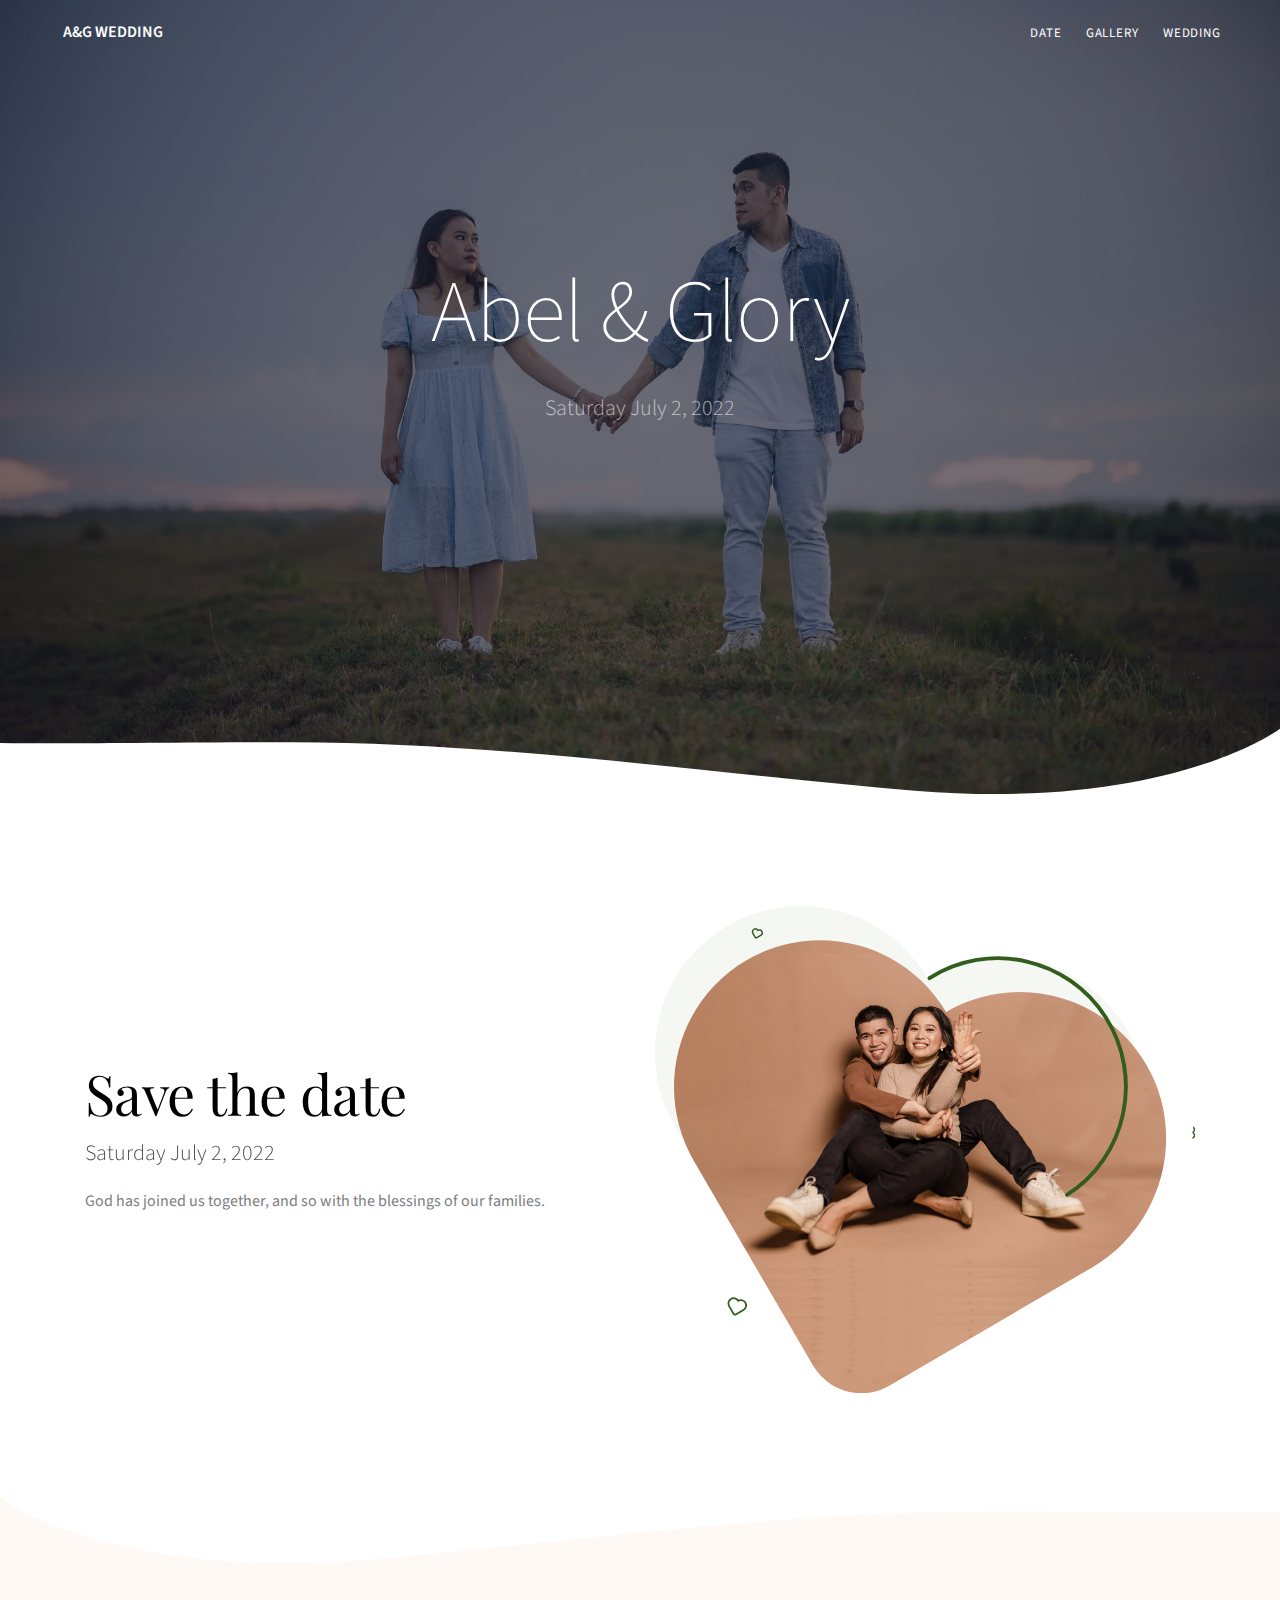
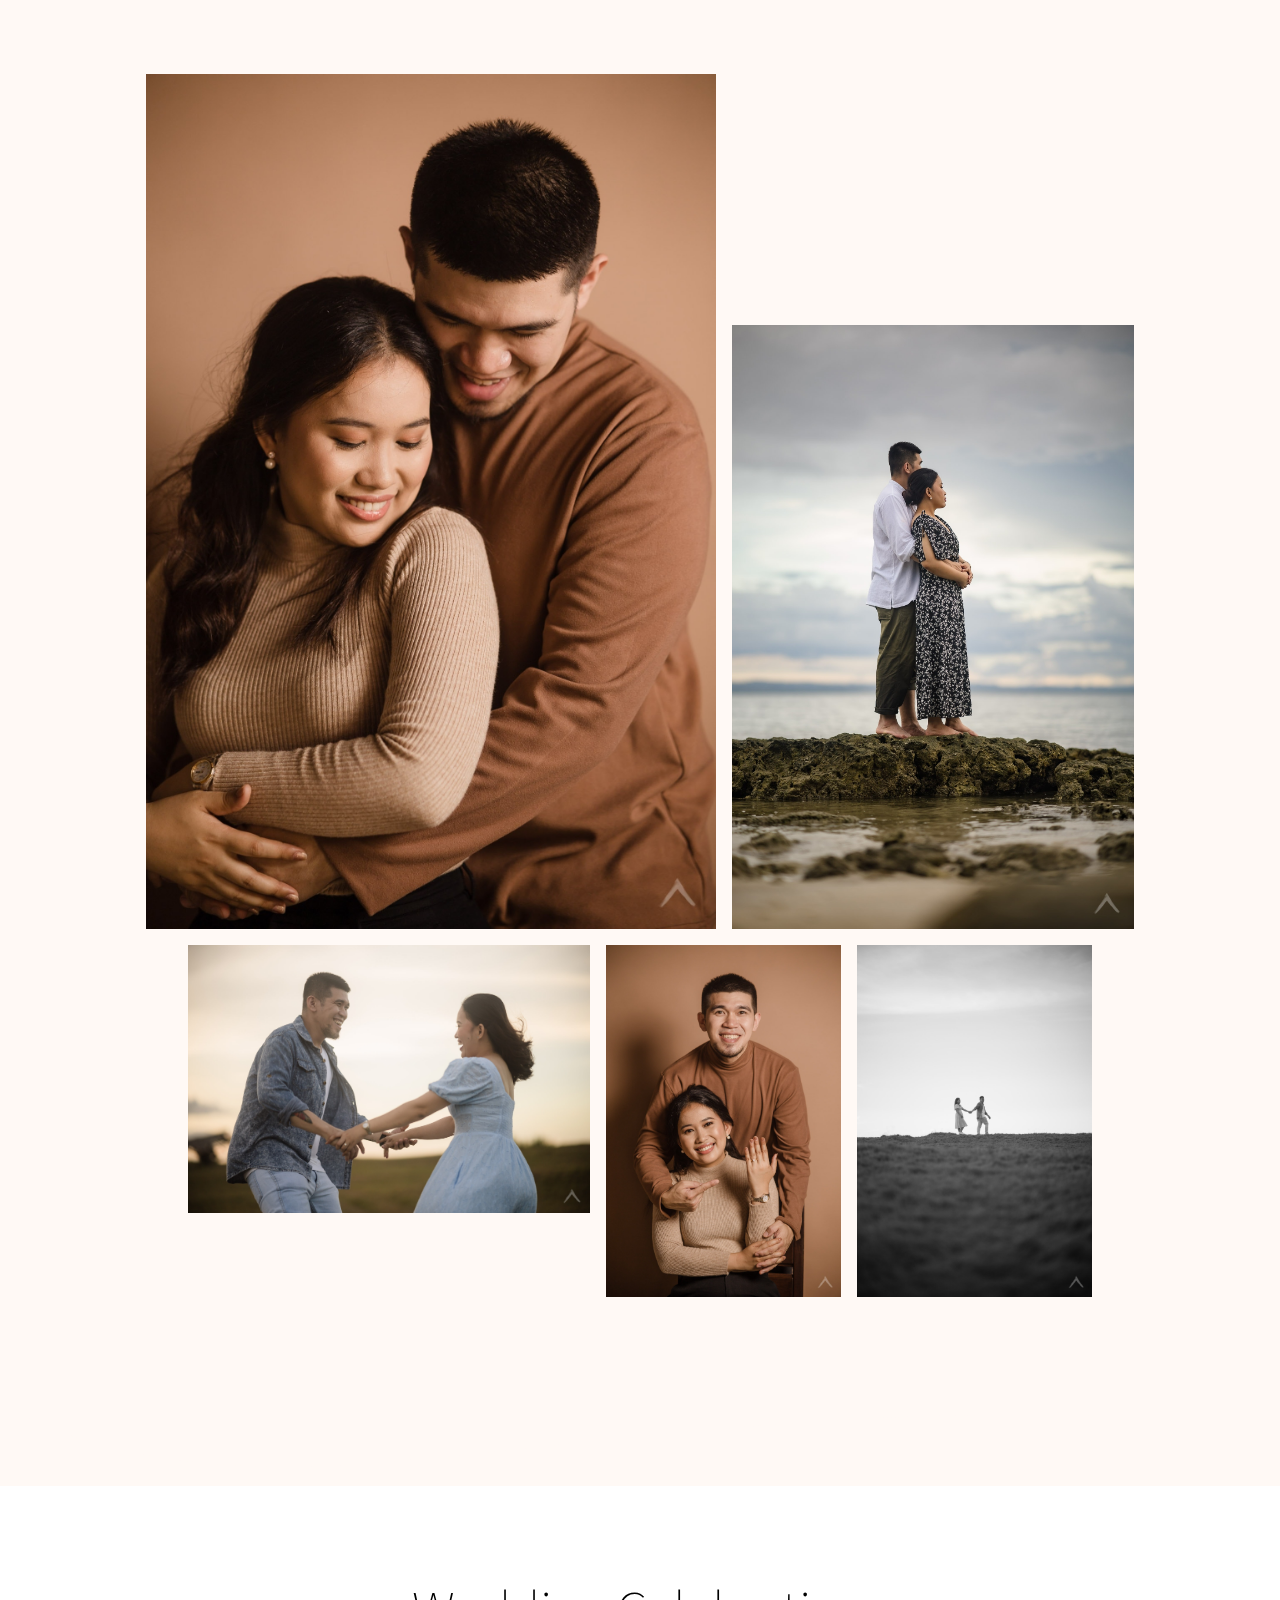
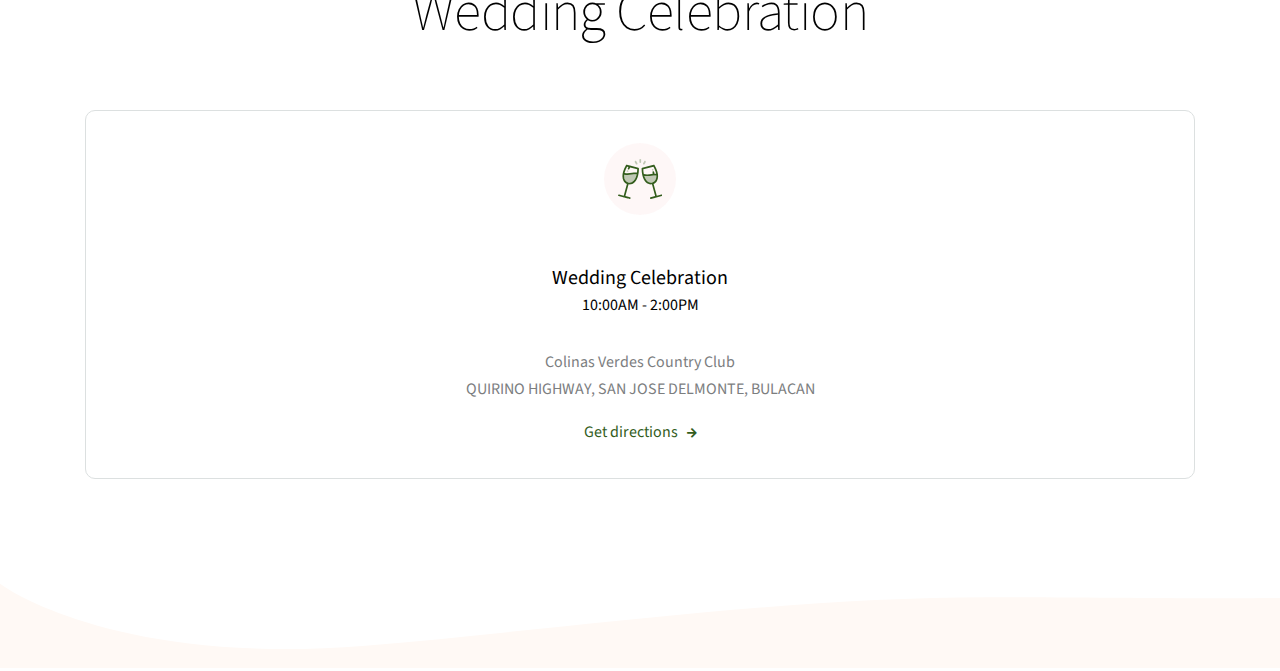
<file: index.html>
<!DOCTYPE html>
<html lang="en">

<head>
  <!-- Metas -->
  <meta charset="utf-8">
  <title>Abel &amp; Glory</title>
  <link rel="icon" type="image/x-icon" href="assets/img/favicon.ico" />
  <meta name="description" content="">
  <meta name="viewport" content="width=device-width, initial-scale=1.0">
  <!-- Css -->
  <link href="css/bootstrap.css" rel="stylesheet" type="text/css" media="all" />
  <link href="css/main-2.css" rel="stylesheet" type="text/css" media="all" />
  <link href="css/magnific-popup.css" rel="stylesheet" type="text/css" media="all" />
  <link href="css/fonts.css" rel="stylesheet" type="text/css" media="all" />
  <link href="https://fonts.googleapis.com/css?family=Great Vibes" rel="stylesheet">
  <link href="https://fonts.googleapis.com/css?family=Playfair+Display" rel="stylesheet">
  <link href="https://fonts.googleapis.com/css?family=Source+Sans+Pro:200,300,400,600,700" rel="stylesheet">
</head>

<body>
  <!-- Preloader -->
  <div class="loader">
    <!-- Preloader inner -->
    <div class="loader-inner">
      <svg width="120" height="220" viewbox="0 0 100 100" class="loading-spinner" version="1.1" xmlns="http://www.w3.org/2000/svg">
        <circle class="spinner" cx="50" cy="50" r="21" fill="#ffffff" stroke-width="2" />
      </svg>
    </div>
    <!-- End preloader inner -->
  </div>
  <!-- End preloader-->
  <!--Wrapper-->
  <div class="wrapper">
    <!--Header-->
    <header class="header default">
      <div class="header-section">
        <!--Container-->
        <div class="container-fluid ">
          <nav class="navbar navbar-expand-lg header-navbar ml-0 ml-lg-5">
              <a class="mb-0 logo-light navbar-brand navbar-logo scroll" href="#wrapper">A&amp;G Wedding</a>
              <a class="mb-0 logo-dark navbar-brand navbar-logo scroll" href="#wrapper">A&amp;G Wedding</a>

            <button class="navbar-toggler btn-navbar-toggler" type="button" data-toggle="collapse" data-target=".nav-menu" aria-expanded="true" aria-label="Toggle navigation">
              <span class="fa fa-bars"></span>
            </button>
            <div class="nav-menu collapse navbar-collapse navbar-collapse justify-content-end mr-5 ">
              <ul class=" navbar-nav  header-navbar-nav">
                <li><a class=" nav-link scroll" href="#resto">Date</a></li>
                <li><a class=" nav-link scroll" href="#gallery">Gallery</a></li>
                <li><a class=" nav-link scroll" href="#wedding">Wedding</a></li>

              </ul>
            </div>
          </nav>
        </div>
        <!--End container-->
      </div>
    </header>
    <!--End header-->
    <!--Hero section-->
    <section class="gradient-overlay gradient-overlay-dark ">
      <img class="bg-image" src="assets/img/banner-2.jpg" alt="">
      <div class="container">
        <!--row-->
        <div class="row min-vh-80 align-items-center z-index-2 position-relative text-center">
          <div class="col-12">
            <h1 class="display-2  text-white mb-4">Abel &amp; Glory</h1>
            <p class="font-weight-300 text-light  lead mb-5 ">Saturday July 2, 2022</p>
          </div>
        </div>
        <!--End row-->
      </div>
      <!--End container-->
      <div class="curved-decoration ">


        <svg width="100%" height="100%" version="1.1" xmlns="http://www.w3.org/2000/svg" xmlns:xlink="http://www.w3.org/1999/xlink" x="0px" y="0px" viewBox="0 0 2560 168.6227" enable-background="new 0 0 2560 168.6227" xml:space="preserve">
          <g>
          </g>
          <g>
            <path d="M2560,0c0,0-219.6543,165.951-730.788,124.0771c-383.3156-31.4028-827.2138-96.9514-1244.7139-96.9514
      c-212.5106,0-439,3.5-584.4982,1.5844l0,139.9126h2560V0z" />
          </g>
        </svg>
      </div>
    </section>
    <!--End hero section-->
    <!--Date section-->
    <section id="resto" class=" ">
      <div class="container spacer-double-lg">
        <div class="row justify-content-lg-between align-items-center">
          <div class="col-md-6 mb-5 mb-md-0">
            <div class="pr-md-4">
              <h1 class="font-secondary display-4">Save the date</h1>
              <p class="lead font-weight-300 text-dark-gray opacity-8">Saturday July 2, 2022</p>
              <p class="mb-4 pr-5">God has joined us together, and so with the blessings of our families.</p>
              <div class="countdown row text-center"></div>
            </div>
          </div>
          <div class="col-md-6">
            <div class="svg-mask-container">
              <svg version="1.1" id="p.svg" xmlns="http://www.w3.org/2000/svg" xmlns:xlink="http://www.w3.org/1999/xlink" x="0px" y="0px" viewBox="0 0 980.2914 884.5557" enable-background="new 0 0 980.2914 884.5557" xml:space="preserve">
                <path opacity="0.05" fill="#335d1d" d="M493.9887,130.1238L493.9887,130.1238C419.5373,4.797,257.8407-37.3296,131.6182,36.1312
                              C4.3062,110.2269-37.5245,274.4576,36.6059,401.6698l215.8423,370.3983c28.1165,48.2495,90.0233,64.5706,138.2729,36.4541
                              l368.4115-214.6845c127.2958-74.1791,172.7084-240.1479,98.7059-367.5465C783.976,99.1337,621.0024,56.1091,493.9887,130.1238z" />
                <path fill="none" stroke="#335d1d" stroke-width="3.1978" stroke-miterlimit="10" d="M151.0414,716.6817L151.0414,716.6817
                              c-2.6854-4.5204-8.5175-6.0399-13.0702-3.3902c-4.592,2.6725-6.1008,8.5961-3.427,13.1844l7.7851,13.3598
                              c1.0141,1.7403,3.247,2.3289,4.9873,1.3148l13.2881-7.7433c4.5914-2.6756,6.2294-8.6618,3.5602-13.257
                              C161.5008,715.5639,155.6226,714.0121,151.0414,716.6817z" />
                <path fill="none" stroke="#335d1d" stroke-width="2.7402" stroke-miterlimit="10" d="M186.6779,44.1803L186.6779,44.1803
                              c-1.4613-2.4599-4.635-3.2867-7.1125-1.8449c-2.4988,1.4543-3.3199,4.6778-1.8649,7.1747l4.2365,7.2701
                              c0.5519,0.947,1.767,1.2674,2.714,0.7155l7.2311-4.2138c2.4985-1.456,3.3899-4.7136,1.9374-7.2141
                              C192.3697,43.572,189.1709,42.7276,186.6779,44.1803z" />
                <path fill="none" stroke="#335d1d" stroke-width="2.5752" stroke-miterlimit="10" d="M978.3951,400.8979
                              c-0.5042,0.934-0.5042,2.0591,0,2.993c0.3052,0.4453,0.5839,0.9083,0.835,1.3862c0.5513,1.3705-0.4096,2.8669-1.3862,3.9854
                              c-0.6144,0.7089-1.3075,1.6697-0.8979,2.5203c0.1919,0.3133,0.4371,0.5904,0.7246,0.8192c2.0887,2.0325,2.1343,5.3734,0.1018,7.4622
                              c-0.5895,0.6058-1.3159,1.0612-2.1182,1.3277" />
                <defs>
                  <mask id="mask">
                    <path fill="#ffffff" d="M528.4855,192.3897L528.4855,192.3897C454.034,67.0629,292.3375,24.9363,166.115,98.3971
                                    C38.8029,172.4928-3.0277,336.7236,71.1027,463.9358L286.945,834.3341c28.1165,48.2495,90.0233,64.5706,138.2729,36.4541
                                    l368.4115-214.6845c127.2958-74.1792,172.7084-240.1479,98.7059-367.5465C818.4728,161.3996,655.4992,118.375,528.4855,192.3897z" />
                  </mask>
                </defs>
                <image mask="url(#mask)" width="981" height="885" xlink:href="assets/img/couple.jpg" />
                <g>
                  <path fill="none" stroke="#335d1d" stroke-width="7" stroke-linecap="round" stroke-miterlimit="10" d="M747.8805,524.349
                                 c108.1955-68.637,139.1927-213.677,70.5558-321.8725S606.4696,62.2462,498.2741,130.8832l0,0" />
                </g>
              </svg>
            </div>
          </div>
        </div>
      </div>
      <div class="curved-decoration">
        <svg width="100%" height="100%" class="bg-secondary-svg" version="1.1" xmlns="http://www.w3.org/2000/svg" xmlns:xlink="http://www.w3.org/1999/xlink" x="0px" y="0px" viewBox="0 0 2560 168.6227" enable-background="new 0 0 2560 168.6227"
          xml:space="preserve">
          <g>
          </g>
          <g>
            <path d="M0,0c0,0,219.6543,165.951,730.788,124.0771c383.3156-31.4028,827.2139-96.9514,1244.7139-96.9514
      c212.5106,0,438.9999,3.5,584.4982,1.5844v139.9126H0V0z" />
          </g>
        </svg>
      </div>
    </section>
    <!--End date section-->

    <section id="gallery" class="bg-secondary ">
      <div class="container spacer-double-lg">
        <div class="col-lg-11 mx-lg-auto">
          <div class="row justify-content-center card-gutters">
            <div class="col-7 mb-3">
              <a href="assets/img/offset/large/1.jpg" class="popup-image hover-effect d-block">
                <img class="img-fluid" src="assets/img/offset/1.jpg" alt="">
                <span class="hover-effect-container">
                  <span class="hover-effect-icon has-svg">
                    <svg version="1.1" xmlns="http://www.w3.org/2000/svg" xmlns:xlink="http://www.w3.org/1999/xlink" x="0px" y="0px" viewBox="0 0 73.6404 64.5606" enable-background="new 0 0 73.6404 64.5606" xml:space="preserve">
                      <g>
                        <path fill="#335d1d" d="M36.904,6.66L36.904,6.66C28.5329-1.7395,14.9401-1.8373,6.4502,6.4736
                                          c-8.5632,8.3827-8.5871,22.1694-0.2037,30.724l24.4097,24.9081c3.1797,3.2446,8.3876,3.2973,11.6323,0.1176l24.7745-24.2787
                                          c8.5602-8.3889,8.832-22.3842,0.4549-30.956C59.1567-1.5672,45.4453-1.7103,36.904,6.66z" />
                        <path fill="#FFFFFF" d="M44.695,28.8005c0-0.4883-0.3996-0.8879-0.8879-0.8879h-4.4394v-4.4394
                                          c0-0.4883-0.3996-0.8879-0.8879-0.8879h-2.9596c-0.4883,0-0.8879,0.3996-0.8879,0.8879v4.4394h-4.4394
                                          c-0.4883,0-0.8879,0.3995-0.8879,0.8879v2.9596c0,0.4883,0.3996,0.8879,0.8879,0.8879h4.4394v4.4394
                                          c0,0.4883,0.3996,0.8879,0.8879,0.8879h2.9596c0.4883,0,0.8879-0.3996,0.8879-0.8879V32.648h4.4394
                                          c0.4883,0,0.8879-0.3995,0.8879-0.8879V28.8005z" />
                      </g>
                    </svg>
                  </span>
                </span>
              </a>
            </div>
            <div class="col-5 align-self-end mb-3">
              <a href="assets/img/offset/large/2.jpg" class="popup-image hover-effect d-block">
                <img class="img-fluid" src="assets/img/offset/2.jpg" alt="">
                <span class="hover-effect-container">
                  <span class="hover-effect-icon has-svg">
                    <svg version="1.1" xmlns="http://www.w3.org/2000/svg" xmlns:xlink="http://www.w3.org/1999/xlink" x="0px" y="0px" viewBox="0 0 73.6404 64.5606" enable-background="new 0 0 73.6404 64.5606" xml:space="preserve">
                      <g>
                        <path fill="#335d1d" d="M36.904,6.66L36.904,6.66C28.5329-1.7395,14.9401-1.8373,6.4502,6.4736
                                          c-8.5632,8.3827-8.5871,22.1694-0.2037,30.724l24.4097,24.9081c3.1797,3.2446,8.3876,3.2973,11.6323,0.1176l24.7745-24.2787
                                          c8.5602-8.3889,8.832-22.3842,0.4549-30.956C59.1567-1.5672,45.4453-1.7103,36.904,6.66z" />
                        <path fill="#FFFFFF" d="M44.695,28.8005c0-0.4883-0.3996-0.8879-0.8879-0.8879h-4.4394v-4.4394
                                          c0-0.4883-0.3996-0.8879-0.8879-0.8879h-2.9596c-0.4883,0-0.8879,0.3996-0.8879,0.8879v4.4394h-4.4394
                                          c-0.4883,0-0.8879,0.3995-0.8879,0.8879v2.9596c0,0.4883,0.3996,0.8879,0.8879,0.8879h4.4394v4.4394
                                          c0,0.4883,0.3996,0.8879,0.8879,0.8879h2.9596c0.4883,0,0.8879-0.3996,0.8879-0.8879V32.648h4.4394
                                          c0.4883,0,0.8879-0.3995,0.8879-0.8879V28.8005z" />
                      </g>
                    </svg>
                  </span>
                </span>
              </a>
            </div>
            <div class="col-5">
              <a href="assets/img/offset/large/3.jpg" class="popup-image hover-effect d-block">
                <img class="img-fluid" src="assets/img/offset/3.jpg" alt="">
                <span class="hover-effect-container">
                  <span class="hover-effect-icon has-svg">
                    <svg version="1.1" xmlns="http://www.w3.org/2000/svg" xmlns:xlink="http://www.w3.org/1999/xlink" x="0px" y="0px" viewBox="0 0 73.6404 64.5606" enable-background="new 0 0 73.6404 64.5606" xml:space="preserve">
                      <g>
                        <path fill="#335d1d" d="M36.904,6.66L36.904,6.66C28.5329-1.7395,14.9401-1.8373,6.4502,6.4736
                                          c-8.5632,8.3827-8.5871,22.1694-0.2037,30.724l24.4097,24.9081c3.1797,3.2446,8.3876,3.2973,11.6323,0.1176l24.7745-24.2787
                                          c8.5602-8.3889,8.832-22.3842,0.4549-30.956C59.1567-1.5672,45.4453-1.7103,36.904,6.66z" />
                        <path fill="#FFFFFF" d="M44.695,28.8005c0-0.4883-0.3996-0.8879-0.8879-0.8879h-4.4394v-4.4394
                                          c0-0.4883-0.3996-0.8879-0.8879-0.8879h-2.9596c-0.4883,0-0.8879,0.3996-0.8879,0.8879v4.4394h-4.4394
                                          c-0.4883,0-0.8879,0.3995-0.8879,0.8879v2.9596c0,0.4883,0.3996,0.8879,0.8879,0.8879h4.4394v4.4394
                                          c0,0.4883,0.3996,0.8879,0.8879,0.8879h2.9596c0.4883,0,0.8879-0.3996,0.8879-0.8879V32.648h4.4394
                                          c0.4883,0,0.8879-0.3995,0.8879-0.8879V28.8005z" />
                      </g>
                    </svg>
                  </span>
                </span>
              </a>
            </div>
            <div class="col-3">
              <a href="assets/img/offset/large/4.jpg " class="popup-image hover-effect d-block">
                <img class="img-fluid" src="assets/img/offset/4.jpg" alt="">
                <span class="hover-effect-container">
                  <span class="hover-effect-icon has-svg">
                    <svg version="1.1" xmlns="http://www.w3.org/2000/svg" xmlns:xlink="http://www.w3.org/1999/xlink" x="0px" y="0px" viewBox="0 0 73.6404 64.5606" enable-background="new 0 0 73.6404 64.5606" xml:space="preserve">
                      <g>
                        <path fill="#335d1d" d="M36.904,6.66L36.904,6.66C28.5329-1.7395,14.9401-1.8373,6.4502,6.4736
                                          c-8.5632,8.3827-8.5871,22.1694-0.2037,30.724l24.4097,24.9081c3.1797,3.2446,8.3876,3.2973,11.6323,0.1176l24.7745-24.2787
                                          c8.5602-8.3889,8.832-22.3842,0.4549-30.956C59.1567-1.5672,45.4453-1.7103,36.904,6.66z" />
                        <path fill="#FFFFFF" d="M44.695,28.8005c0-0.4883-0.3996-0.8879-0.8879-0.8879h-4.4394v-4.4394
                                          c0-0.4883-0.3996-0.8879-0.8879-0.8879h-2.9596c-0.4883,0-0.8879,0.3996-0.8879,0.8879v4.4394h-4.4394
                                          c-0.4883,0-0.8879,0.3995-0.8879,0.8879v2.9596c0,0.4883,0.3996,0.8879,0.8879,0.8879h4.4394v4.4394
                                          c0,0.4883,0.3996,0.8879,0.8879,0.8879h2.9596c0.4883,0,0.8879-0.3996,0.8879-0.8879V32.648h4.4394
                                          c0.4883,0,0.8879-0.3995,0.8879-0.8879V28.8005z" />
                      </g>
                    </svg>
                  </span>
                </span>
              </a>
            </div>
            <div class="col-3">
              <a href="assets/img/offset/large/5.jpg" class="popup-image hover-effect d-block">
                <img class="img-fluid" src="assets/img/offset/5.jpg" alt="">
                <span class="hover-effect-container">
                  <span class="hover-effect-icon has-svg">
                    <svg version="1.1" xmlns="http://www.w3.org/2000/svg" xmlns:xlink="http://www.w3.org/1999/xlink" x="0px" y="0px" viewBox="0 0 73.6404 64.5606" enable-background="new 0 0 73.6404 64.5606" xml:space="preserve">
                      <g>
                        <path fill="#335d1d" d="M36.904,6.66L36.904,6.66C28.5329-1.7395,14.9401-1.8373,6.4502,6.4736
                                          c-8.5632,8.3827-8.5871,22.1694-0.2037,30.724l24.4097,24.9081c3.1797,3.2446,8.3876,3.2973,11.6323,0.1176l24.7745-24.2787
                                          c8.5602-8.3889,8.832-22.3842,0.4549-30.956C59.1567-1.5672,45.4453-1.7103,36.904,6.66z" />
                        <path fill="#FFFFFF" d="M44.695,28.8005c0-0.4883-0.3996-0.8879-0.8879-0.8879h-4.4394v-4.4394
                                          c0-0.4883-0.3996-0.8879-0.8879-0.8879h-2.9596c-0.4883,0-0.8879,0.3996-0.8879,0.8879v4.4394h-4.4394
                                          c-0.4883,0-0.8879,0.3995-0.8879,0.8879v2.9596c0,0.4883,0.3996,0.8879,0.8879,0.8879h4.4394v4.4394
                                          c0,0.4883,0.3996,0.8879,0.8879,0.8879h2.9596c0.4883,0,0.8879-0.3996,0.8879-0.8879V32.648h4.4394
                                          c0.4883,0,0.8879-0.3995,0.8879-0.8879V28.8005z" />
                      </g>
                    </svg>
                  </span>
                </span>
              </a>
            </div>
          </div>
        </div>
      </div>
      <div class="curved-decoration">
        <svg width="100%" height="100%" class="bg-secondary-svg" version="1.1" xmlns="http://www.w3.org/2000/svg" xmlns:xlink="http://www.w3.org/1999/xlink" x="0px" y="0px" viewBox="0 0 2560 168.6227" enable-background="new 0 0 2560 168.6227"
          xml:space="preserve">
          <g>
          </g>
          <g>
            <path d="M0,0c0,0,219.6543,165.951,730.788,124.0771c383.3156-31.4028,827.2139-96.9514,1244.7139-96.9514
      c212.5106,0,438.9999,3.5,584.4982,1.5844v139.9126H0V0z"></path>
          </g>
        </svg>
      </div>
    </section>

    <section id="wedding" class="spacer-one-top-lg">
      <!--Container-->
      <div class="container spacer-one-bottom-lg">
        <!--Row-->
        <div class="row justify-content-center">
          <div class="col">
            <div class=" text-center mb-5 pb-5">
              <h1 class="display-4 mb-0">Wedding Celebration</h1>
            </div>
          </div>
        </div>
        <!--End row-->
        <!--Row-->
        <div class="row">
          <div class="col-12">
            <div class="card card-body justify-content-between">
              <div class="icon-round mb-3 mb-md-5 mx-auto bg-icon-primary">
                <svg class="icon-svg" version="1.1" xmlns="http://www.w3.org/2000/svg" xmlns:xlink="http://www.w3.org/1999/xlink" x="0px" y="0px" viewBox="0 0 512 460" enable-background="new 0 0 512 460;" xml:space="preserve">
                  <g>
                    <g>
                      <path fill="#335d1d" d="M240.8,110.7c-0.1-4.5-3.1-8.3-7.4-9.4L138,76.1c0,0,0,0,0,0L102,66.7c-4.3-1.1-8.8,0.7-11.1,4.4
                                       c-14.4,23.3-25.7,49.3-32.7,75.1c-11.7,43-9.7,79.9,5.7,106.7c9,15.5,22.1,26.9,38.3,33.4L65.6,421.3l-53-14
                                       c-5.3-1.4-10.8,1.8-12.2,7.1c-1.4,5.3,1.8,10.8,7.1,12.2c0,0,62.5,16.5,62.5,16.5c0,0,62.7,16.5,62.7,16.5
                                       c0.9,0.2,1.7,0.3,2.6,0.3c4.4,0,8.5-3,9.7-7.5c1.4-5.3-1.8-10.8-7.1-12.2l-52.9-13.9l36.8-135c3.6,0.5,7.2,0.8,10.8,0.8
                                       c44.6,0,81.4-37.5,98.5-100.3C238,166.1,241.4,138,240.8,110.7z M211.7,186.6c-14.6,53.6-44.2,85.5-79.2,85.5
                                       c-5.1,0-10.3-0.7-15.4-2c-15.4-4.1-27.8-13.5-35.7-27.2c-9.4-16.3-12.6-37.8-9.5-63.1c13.4,2.2,26,3,37.9,3
                                       c19.7,0,37.6-2.2,54.2-4.3c18.8-2.3,35.5-4.4,50.3-2.5C213.5,179.5,212.6,183.1,211.7,186.6z M218,156.3
                                       c-17.7-2.4-36.6-0.1-56.4,2.4c-25.3,3.1-53.7,6.6-86.2,1.4c0.7-2.9,1.4-5.7,2.2-8.7c5.9-21.6,15.1-43.4,26.6-63.5l15.9,4.2
                                       c-2.9,5.6-5.5,11.3-7.6,15.9c-2.2,5,0,11,5.1,13.2c1.3,0.6,2.7,0.9,4.1,0.9c3.8,0,7.5-2.2,9.1-5.9c3.2-7.3,6.4-13.7,9.2-18.8
                                       l80.9,21.3C220.8,131.2,219.8,143.9,218,156.3z" />
                    </g>
                  </g>
                  <g opacity="0.3">
                    <g>
                      <path fill="#335d1d" d="M256,0c-5.5,0-10,4.5-10,10v26.1c0,5.5,4.5,10,10,10c5.5,0,10-4.5,10-10V10C266,4.5,261.5,0,256,0z" />
                    </g>
                  </g>
                  <g opacity="0.3">
                    <g>
                      <path fill="#335d1d" d="M223.6,49l-13.2-22.6c-2.8-4.8-8.9-6.4-13.7-3.6c-4.8,2.8-6.4,8.9-3.6,13.7l13.2,22.6
                                       c1.9,3.2,5.2,4.9,8.6,4.9c1.7,0,3.5-0.4,5.1-1.4C224.8,59.9,226.4,53.8,223.6,49z" />
                    </g>
                  </g>
                  <g opacity="0.3">
                    <g>
                      <path fill="#335d1d" d="M315.3,22.9c-4.8-2.8-10.9-1.2-13.7,3.6L288.4,49c-2.8,4.8-1.2,10.9,3.6,13.7c1.6,0.9,3.3,1.4,5,1.4
                                       c3.4,0,6.8-1.8,8.6-4.9l13.2-22.6C321.7,31.8,320.1,25.7,315.3,22.9z" />
                    </g>
                  </g>
                  <g opacity="0.3">
                    <g>
                      <path fill="#335d1d" d="M408.6,120.7C408.6,120.7,408.6,120.7,408.6,120.7c-1.7-5.3-7.2-8.2-12.5-6.7c-5.3,1.6-8.3,7.2-6.7,12.5
                                       c0,0.1,0,0.2,0.1,0.2c1.4,4.3,5.3,7,9.5,7c1,0,2-0.1,3-0.5C407.3,131.6,410.2,126,408.6,120.7z" />
                    </g>
                  </g>
                  <g opacity="0.3">
                    <g>
                      <circle fill="#335d1d" cx="110" cy="138" r="10" />
                    </g>
                  </g>
                  <g>
                    <g>
                      <g>
                        <path fill="#335d1d" d="M442,443.1C442,443.1,442,443.1,442,443.1l-62.2,16.4C385.7,458,442,443.1,442,443.1z" />
                        <path fill="#335d1d" d="M379.8,459.5c-0.3,0.1-0.5,0.1-0.5,0.1L379.8,459.5z" />
                        <path fill="#335d1d" d="M511.7,414.4c-1.4-5.3-6.9-8.5-12.2-7.1l-53,14l-36.8-135.1c16.2-6.5,29.4-17.9,38.3-33.4
                                          c15.5-26.8,17.5-63.7,5.8-106.7c-7-25.8-18.3-51.7-32.7-75.1c-2.3-3.7-6.8-5.5-11.1-4.4l-131.3,34.6c-4.3,1.1-7.3,5-7.4,9.4
                                          c-0.5,24.6,2.2,49.7,7.8,73.3c0.1,0.3,0.1,0.7,0.2,1c0.6,2.3,1.1,4.6,1.8,6.8c17.1,62.8,53.9,100.3,98.5,100.3c0,0,0,0,0,0
                                          c3.6,0,7.2-0.3,10.8-0.8l36.8,135l-52.9,13.9c-5.3,1.4-8.5,6.9-7.1,12.2c1.2,4.5,5.2,7.5,9.7,7.5c0.8,0,1.7-0.1,2.6-0.3
                                          l62.7-16.5c0,0,0,0,0,0l62.5-16.5C509.9,425.2,513.1,419.8,511.7,414.4z M291.2,118.7l116.6-30.8c11.6,20,20.8,41.8,26.6,63.5
                                          c1.7,6.3,3.1,12.4,4.2,18.3c-6.1-0.6-12.3-0.7-18.6-0.4c-1.1-7.3-2.7-15-4-20.9c-1.2-5.4-6.6-8.8-12-7.5c-5.4,1.2-8.8,6.6-7.5,12
                                          c1.5,6.7,2.7,12.8,3.5,18.1c-4.5,0.5-9.1,1.1-13.7,1.7c-26,3.3-55.2,7-89.1,1C293.3,155.8,291.3,137.1,291.2,118.7z M379.5,272.1
                                          C379.5,272.1,379.5,272.1,379.5,272.1c-33.2,0-61.6-28.8-76.8-77.4c11.1,1.5,21.8,2.2,31.9,2.2c19.7,0,37.6-2.3,54.2-4.4
                                          c19.6-2.5,36.9-4.7,52.2-2.3c1.2,20.8-2.3,38.7-10.4,52.7c-7.9,13.7-20.3,23.1-35.7,27.2C389.8,271.4,384.6,272.1,379.5,272.1z" />
                      </g>
                    </g>
                  </g>
                  <path opacity="0.3" fill="#335d1d" d="M211.7,186.6c-14.6,53.6-44.2,85.5-79.2,85.5c-5.1,0-10.3-0.7-15.4-2c-15.4-4.1-27.8-13.5-35.7-27.2
                                 c-9.4-16.3-12.6-37.8-9.5-63.1c13.4,2.2,26,3,37.9,3c19.7,0,37.6-2.2,54.2-4.3c18.8-2.3,35.5-4.4,50.3-2.5
                                 C213.5,179.5,212.6,183.1,211.7,186.6z" />
                  <path opacity="0.3" fill="#335d1d" d="M379.5,272.1C379.5,272.1,379.5,272.1,379.5,272.1c-33.2,0-61.6-28.8-76.8-77.4c11.1,1.5,21.8,2.2,31.9,2.2
                                 c19.7,0,37.6-2.3,54.2-4.4c19.6-2.5,36.9-4.7,52.2-2.3c1.2,20.8-2.3,38.7-10.4,52.7c-7.9,13.7-20.3,23.1-35.7,27.2
                                 C389.8,271.4,384.6,272.1,379.5,272.1" />
                </svg>
              </div>

              <h5 class="mb-0 text-center">Wedding Celebration</h5>
              <h6 class="mb-5 text-center">10:00AM - 2:00PM</h6>
              <p class="text-center">Colinas Verdes Country Club
                <br>QUIRINO HIGHWAY, SAN JOSE DELMONTE, BULACAN
              </p>
              <a href="https://goo.gl/maps/wbmybKLqLTMxr6829" target="_blank" class=" link hover-arrow text-center">Get directions <span class="fa fa-arrow-right"></span>
              </a>

            </div>
          </div>

        </div>
        <!--End row-->

        <!--End container-->
      </div>
      <div class="curved-decoration">
        <svg width="100%" height="100%" class="bg-secondary-svg" version="1.1" xmlns="http://www.w3.org/2000/svg" xmlns:xlink="http://www.w3.org/1999/xlink" x="0px" y="0px" viewBox="0 0 2560 168.6227" enable-background="new 0 0 2560 168.6227"
          xml:space="preserve">
          <g>
          </g>
          <g>
            <path d="M0,0c0,0,219.6543,165.951,730.788,124.0771c383.3156-31.4028,827.2139-96.9514,1244.7139-96.9514
      c212.5106,0,438.9999,3.5,584.4982,1.5844v139.9126H0V0z"></path>
          </g>
        </svg>
      </div>
    </section>





    <!--To the top-->
    <a class="scroll-to-top scroll" href="#wrapper">
      <svg version="1.1" xmlns="http://www.w3.org/2000/svg" xmlns:xlink="http://www.w3.org/1999/xlink" x="0px" y="0px" viewBox="0 0 273.1091 238.2098" enable-background="new 0 0 273.1091 238.2098" xml:space="preserve">
        <path fill="#335d1d" d="M136.7428,23.457L136.7428,23.457C105.6324-7.6197,55.2286-7.8699,23.8161,23.0177
                  c-31.6835,31.1545-31.6582,82.277-0.501,113.9287l90.7191,92.1591c11.8174,12.005,31.1293,12.1571,43.1343,0.3396l91.6648-90.2325
                  c31.6726-31.1777,32.5645-83.0754,1.4308-114.7912C219.1893-7.2342,168.3452-7.6516,136.7428,23.457z" />
        <path fill="#FFFFFF" d="M110.7149,123.5662l-2.9542-2.9542c-1.2509-1.2509-1.2509-3.2736,0-4.5112l25.8562-25.8695
                  c1.2509-1.2509,3.2736-1.2509,4.5112,0l25.8562,25.8562c1.2509,1.2509,1.2509,3.2736,0,4.5112l-2.9542,2.9542
                  c-1.2642,1.2642-3.3268,1.2376-4.5644-0.0532l-15.2635-16.0221v38.2454c0,1.7699-1.4239,3.1938-3.1938,3.1938H133.75
                  c-1.7699,0-3.1938-1.4239-3.1938-3.1938v-38.2454l-15.2769,16.0354C114.0418,124.8171,111.9791,124.8437,110.7149,123.5662z" />
      </svg>
    </a>
    <!-- End to the top -->
  </div>
  <!-- End wrapper-->
  <!--Javascript-->
  <script src="js/jquery-1.12.4.min.js"></script>
  <script src="js/bootstrap.min.js"></script>
  <script src="js/smooth-scroll.js"></script>
  <script src="js/jquery.magnific-popup.min.js"></script>
  <script src="js/jquery.countdown.min.js"></script>
  <script src="js/placeholders.min.js"></script>
  <script src="js/instafeed.min.js"></script>
  <script src="js/script-2.js"></script>
  <!-- Google analytics -->
  <!-- End google analytics -->
</body>

</html>
<!--
   https://beatpb.club/search/epub/16/7// -->
</file>
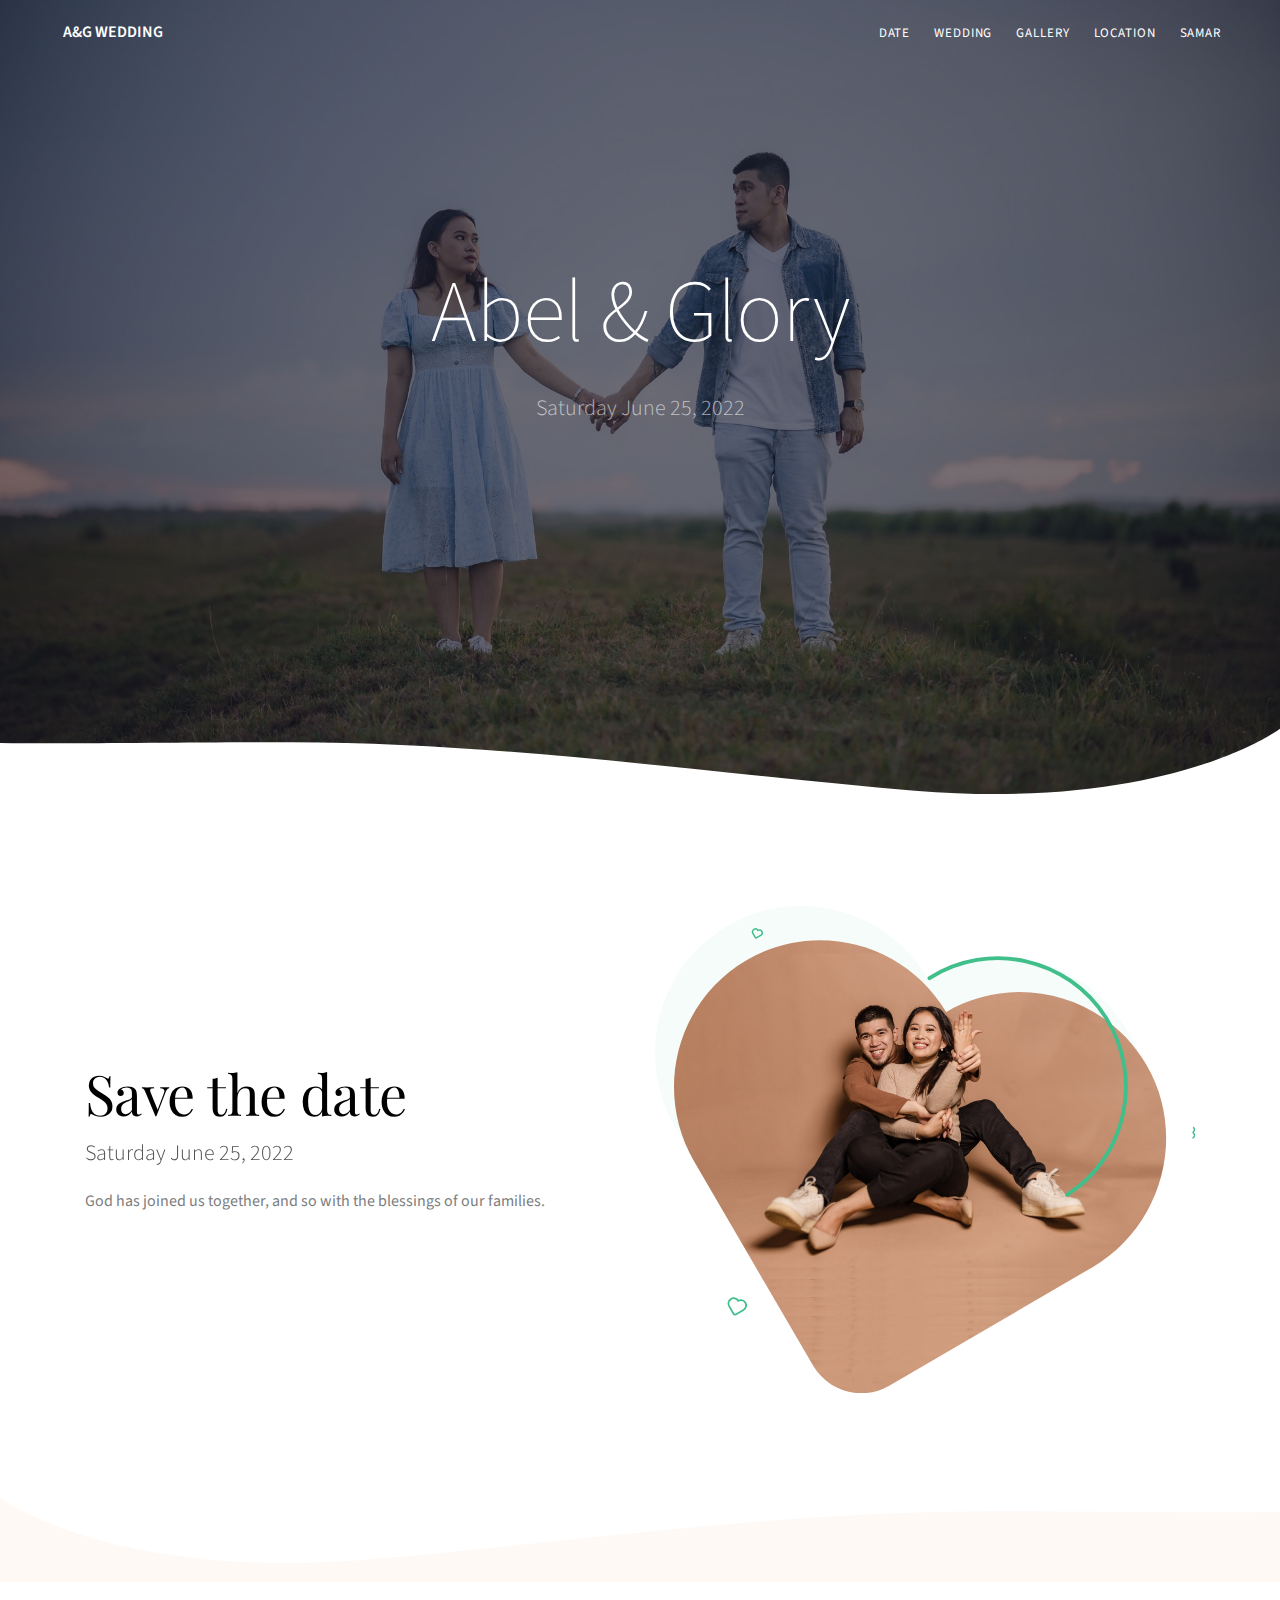
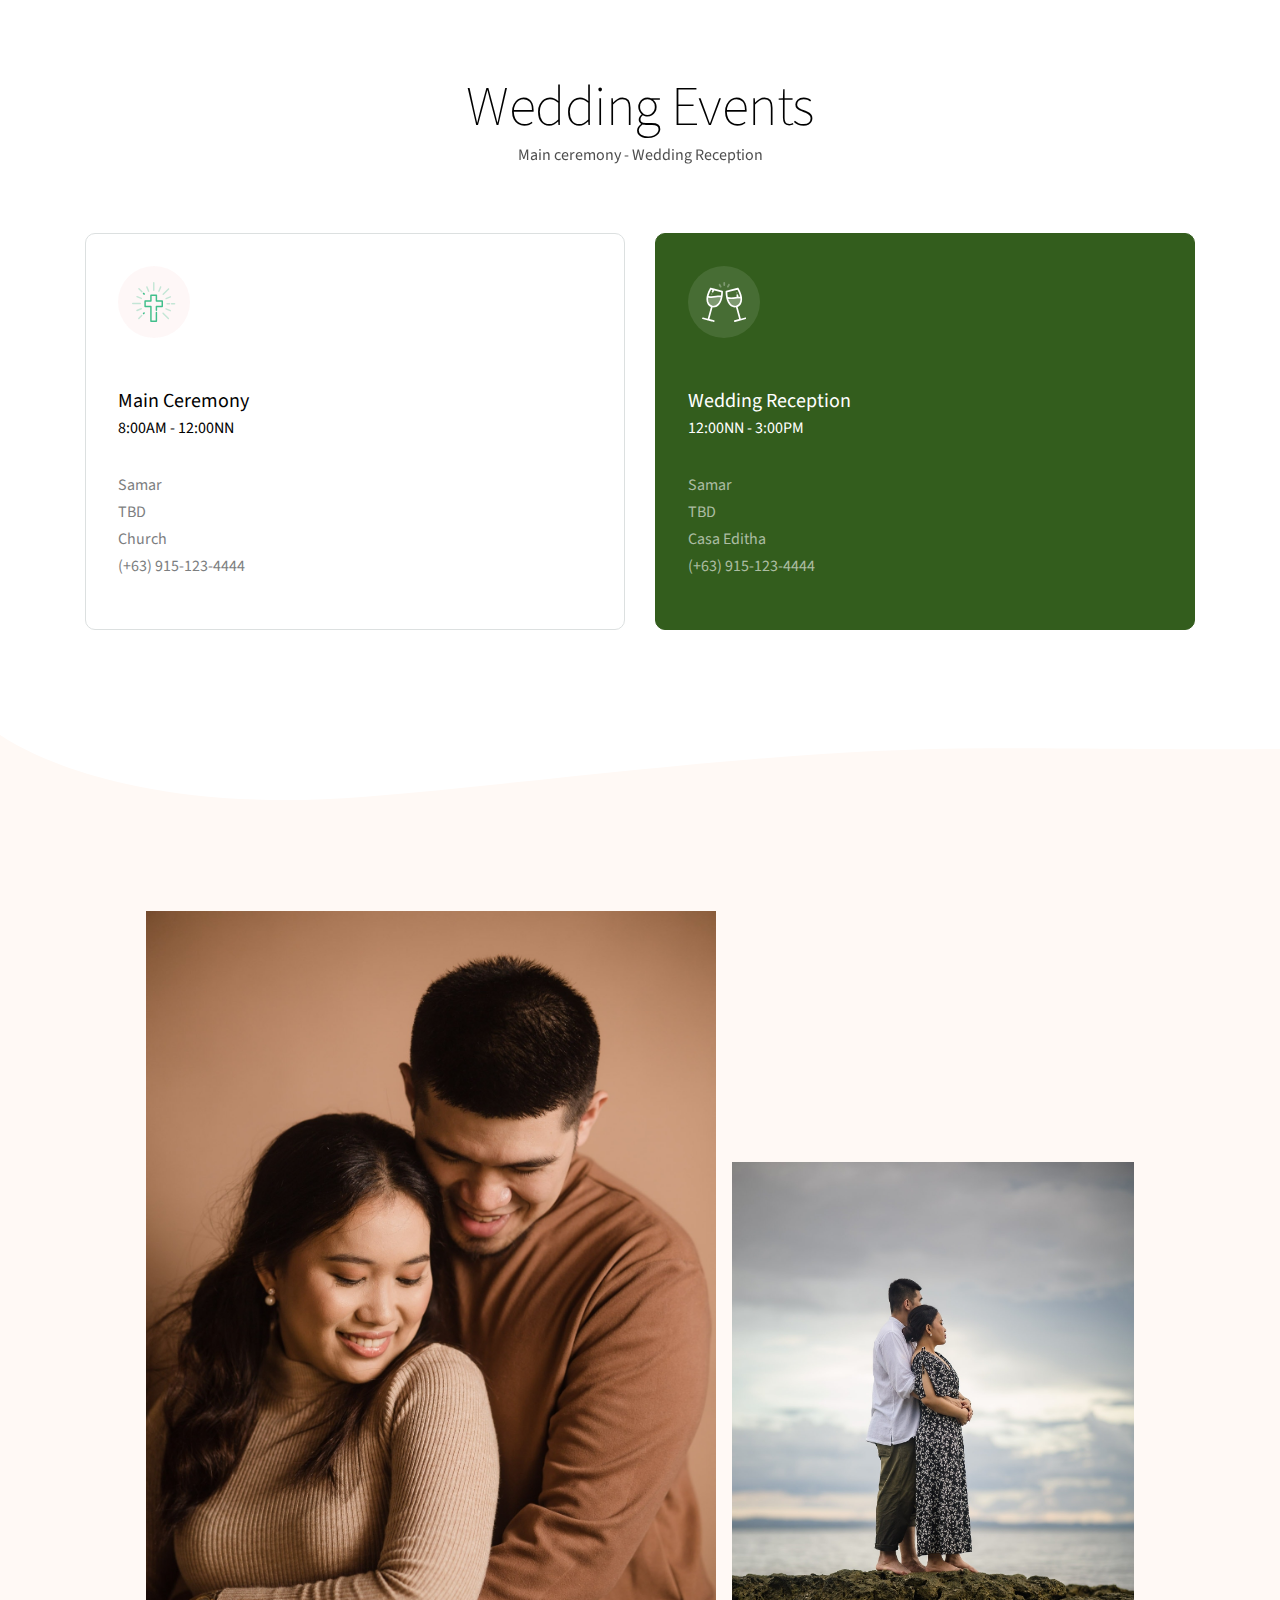
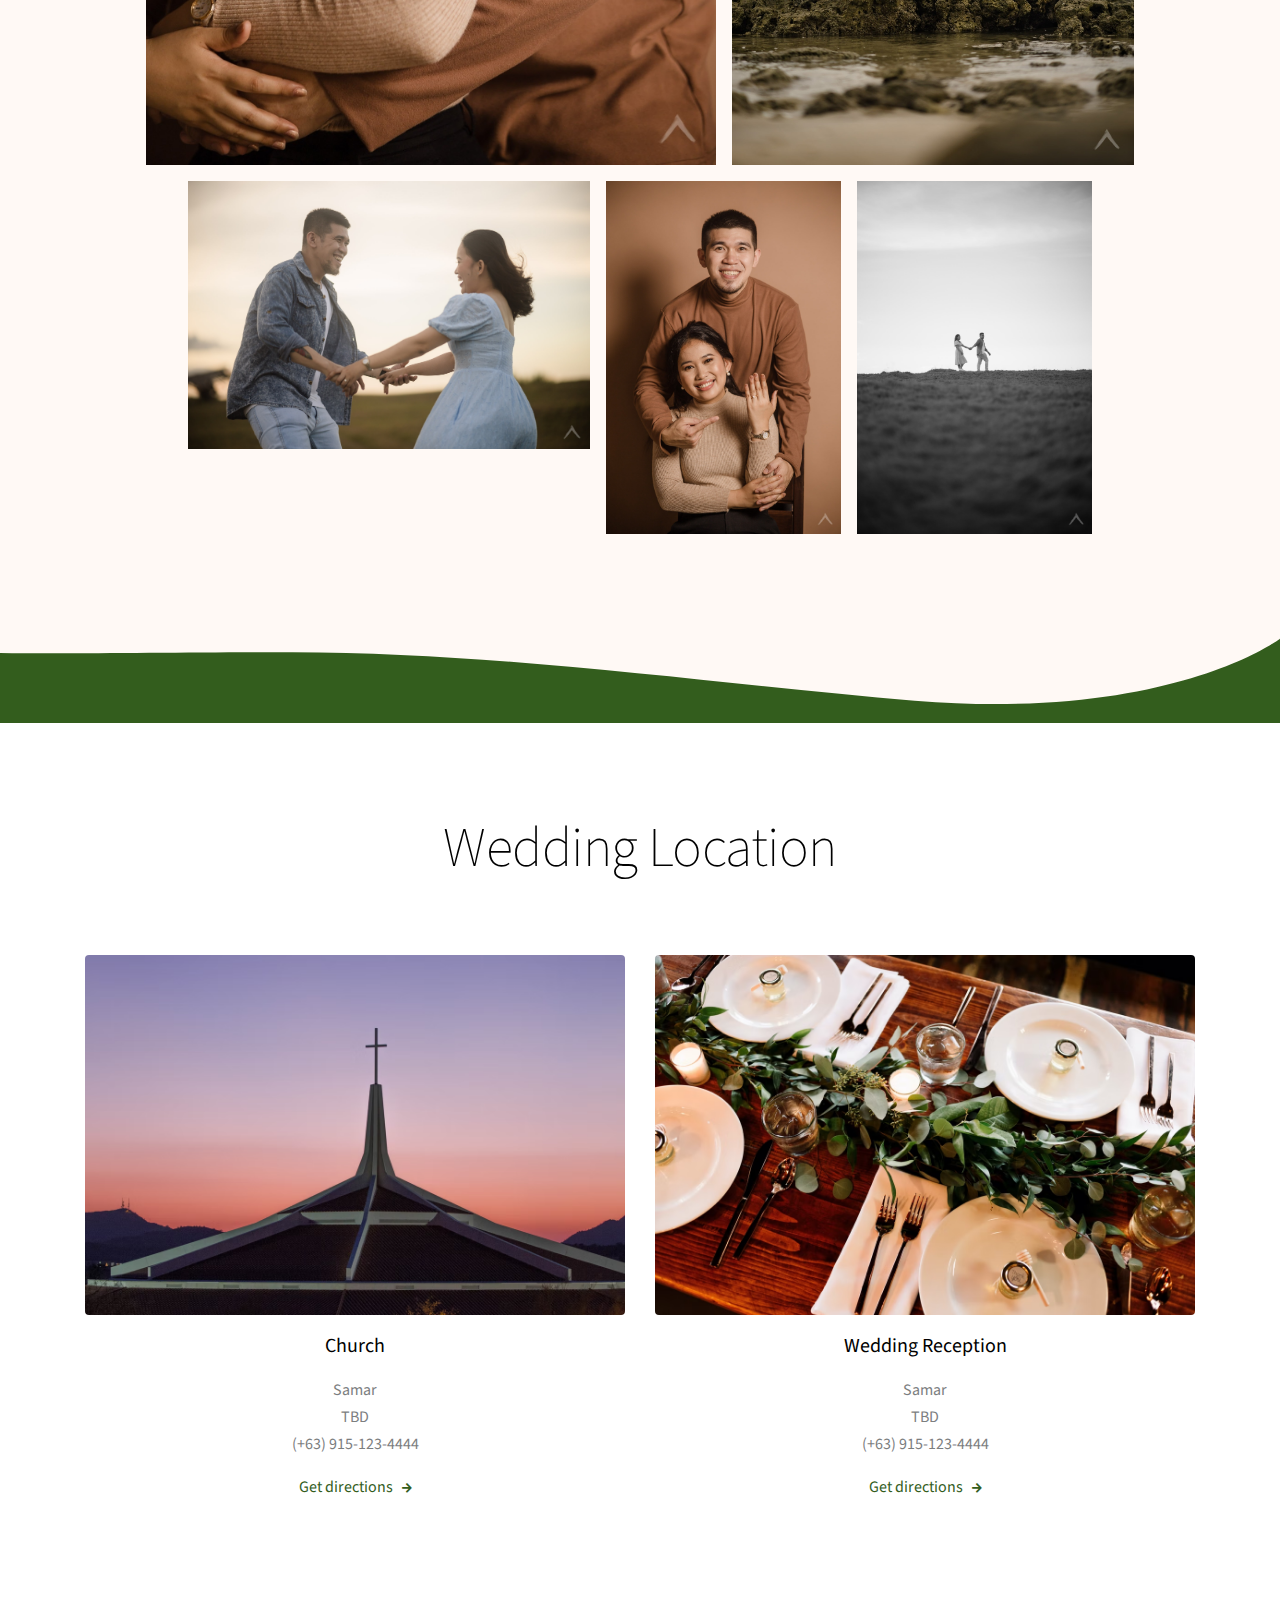
<file: manila.html>
<!DOCTYPE html>
<html lang="en">

<head>
  <!-- Metas -->
  <meta charset="utf-8">
  <title>Abel &amp; Glory</title>
  <link rel="icon" type="image/x-icon" href="assets/img/favicon.ico" />
  <meta name="description" content="">
  <meta name="viewport" content="width=device-width, initial-scale=1.0">
  <!-- Css -->
  <link href="css/bootstrap.css" rel="stylesheet" type="text/css" media="all" />
  <link href="css/main-2.css" rel="stylesheet" type="text/css" media="all" />
  <link href="css/magnific-popup.css" rel="stylesheet" type="text/css" media="all" />
  <link href="css/fonts.css" rel="stylesheet" type="text/css" media="all" />
  <link href="https://fonts.googleapis.com/css?family=Great Vibes" rel="stylesheet">
  <link href="https://fonts.googleapis.com/css?family=Playfair+Display" rel="stylesheet">
  <link href="https://fonts.googleapis.com/css?family=Source+Sans+Pro:200,300,400,600,700" rel="stylesheet">
</head>

<body>
  <!-- Preloader -->
  <div class="loader">
    <!-- Preloader inner -->
    <div class="loader-inner">
      <svg width="120" height="220" viewbox="0 0 100 100" class="loading-spinner" version="1.1" xmlns="http://www.w3.org/2000/svg">
        <circle class="spinner" cx="50" cy="50" r="21" fill="#ffffff" stroke-width="2" />
      </svg>
    </div>
    <!-- End preloader inner -->
  </div>
  <!-- End preloader-->
  <!--Wrapper-->
  <div class="wrapper">
    <!--Header-->
    <header class="header default">
      <div class="header-section">
        <!--Container-->
        <div class="container-fluid ">
          <nav class="navbar navbar-expand-lg header-navbar ml-0 ml-lg-5">
              <a class="mb-0 logo-light navbar-brand navbar-logo scroll" href="#wrapper">A&amp;G Wedding</a>
              <a class="mb-0 logo-dark navbar-brand navbar-logo scroll" href="#wrapper">A&amp;G Wedding</a>

            <button class="navbar-toggler btn-navbar-toggler" type="button" data-toggle="collapse" data-target=".nav-menu" aria-expanded="true" aria-label="Toggle navigation">
              <span class="fa fa-bars"></span>
            </button>
            <div class="nav-menu collapse navbar-collapse navbar-collapse justify-content-end mr-5 ">
              <ul class=" navbar-nav  header-navbar-nav">
                <li><a class=" nav-link scroll" href="#resto">Date</a></li>
                <li><a class=" nav-link scroll" href="#wedding">Wedding</a></li>
                <li><a class=" nav-link scroll" href="#gallery">Gallery</a></li>
                <li><a class=" nav-link scroll" href="#location">Location</a></li>
                <li><a class=" nav-link scroll" href="index.html">Samar</a></li>
              </ul>
            </div>
          </nav>
        </div>
        <!--End container-->
      </div>
    </header>
    <!--End header-->
    <!--Hero section-->
    <section class="gradient-overlay gradient-overlay-dark ">
      <img class="bg-image" src="assets/img/banner-2.jpg" alt="">
      <div class="container">
        <!--row-->
        <div class="row min-vh-80 align-items-center z-index-2 position-relative text-center">
          <div class="col-12">
            <h1 class="display-2  text-white mb-4">Abel &amp; Glory</h1>
            <p class="font-weight-300 text-light  lead mb-5 ">Saturday June 25, 2022</p>
          </div>
        </div>
        <!--End row-->
      </div>
      <!--End container-->
      <div class="curved-decoration ">


        <svg width="100%" height="100%" version="1.1" xmlns="http://www.w3.org/2000/svg" xmlns:xlink="http://www.w3.org/1999/xlink" x="0px" y="0px" viewBox="0 0 2560 168.6227" enable-background="new 0 0 2560 168.6227" xml:space="preserve">
          <g>
          </g>
          <g>
            <path d="M2560,0c0,0-219.6543,165.951-730.788,124.0771c-383.3156-31.4028-827.2138-96.9514-1244.7139-96.9514
      c-212.5106,0-439,3.5-584.4982,1.5844l0,139.9126h2560V0z" />
          </g>
        </svg>
      </div>
    </section>
    <!--End hero section-->
    <!--Date section-->
    <section id="resto" class=" ">
      <div class="container spacer-double-lg">
        <div class="row justify-content-lg-between align-items-center">
          <div class="col-md-6 mb-5 mb-md-0">
            <div class="pr-md-4">
              <h1 class="font-secondary display-4">Save the date</h1>
              <p class="lead font-weight-300 text-dark-gray opacity-8">Saturday June 25, 2022</p>
              <p class="mb-4 pr-5">God has joined us together, and so with the blessings of our families.</p>
              <div class="countdown row text-center"></div>
            </div>
          </div>
          <div class="col-md-6">
            <div class="svg-mask-container">
              <svg version="1.1" id="p.svg" xmlns="http://www.w3.org/2000/svg" xmlns:xlink="http://www.w3.org/1999/xlink" x="0px" y="0px" viewBox="0 0 980.2914 884.5557" enable-background="new 0 0 980.2914 884.5557" xml:space="preserve">
                <path opacity="0.05" fill="#40BF8B" d="M493.9887,130.1238L493.9887,130.1238C419.5373,4.797,257.8407-37.3296,131.6182,36.1312
                              C4.3062,110.2269-37.5245,274.4576,36.6059,401.6698l215.8423,370.3983c28.1165,48.2495,90.0233,64.5706,138.2729,36.4541
                              l368.4115-214.6845c127.2958-74.1791,172.7084-240.1479,98.7059-367.5465C783.976,99.1337,621.0024,56.1091,493.9887,130.1238z" />
                <path fill="none" stroke="#40BF8B" stroke-width="3.1978" stroke-miterlimit="10" d="M151.0414,716.6817L151.0414,716.6817
                              c-2.6854-4.5204-8.5175-6.0399-13.0702-3.3902c-4.592,2.6725-6.1008,8.5961-3.427,13.1844l7.7851,13.3598
                              c1.0141,1.7403,3.247,2.3289,4.9873,1.3148l13.2881-7.7433c4.5914-2.6756,6.2294-8.6618,3.5602-13.257
                              C161.5008,715.5639,155.6226,714.0121,151.0414,716.6817z" />
                <path fill="none" stroke="#40BF8B" stroke-width="2.7402" stroke-miterlimit="10" d="M186.6779,44.1803L186.6779,44.1803
                              c-1.4613-2.4599-4.635-3.2867-7.1125-1.8449c-2.4988,1.4543-3.3199,4.6778-1.8649,7.1747l4.2365,7.2701
                              c0.5519,0.947,1.767,1.2674,2.714,0.7155l7.2311-4.2138c2.4985-1.456,3.3899-4.7136,1.9374-7.2141
                              C192.3697,43.572,189.1709,42.7276,186.6779,44.1803z" />
                <path fill="none" stroke="#40BF8B" stroke-width="2.5752" stroke-miterlimit="10" d="M978.3951,400.8979
                              c-0.5042,0.934-0.5042,2.0591,0,2.993c0.3052,0.4453,0.5839,0.9083,0.835,1.3862c0.5513,1.3705-0.4096,2.8669-1.3862,3.9854
                              c-0.6144,0.7089-1.3075,1.6697-0.8979,2.5203c0.1919,0.3133,0.4371,0.5904,0.7246,0.8192c2.0887,2.0325,2.1343,5.3734,0.1018,7.4622
                              c-0.5895,0.6058-1.3159,1.0612-2.1182,1.3277" />
                <defs>
                  <mask id="mask">
                    <path fill="#ffffff" d="M528.4855,192.3897L528.4855,192.3897C454.034,67.0629,292.3375,24.9363,166.115,98.3971
                                    C38.8029,172.4928-3.0277,336.7236,71.1027,463.9358L286.945,834.3341c28.1165,48.2495,90.0233,64.5706,138.2729,36.4541
                                    l368.4115-214.6845c127.2958-74.1792,172.7084-240.1479,98.7059-367.5465C818.4728,161.3996,655.4992,118.375,528.4855,192.3897z" />
                  </mask>
                </defs>
                <image mask="url(#mask)" width="981" height="885" xlink:href="assets/img/couple.jpg" />
                <g>
                  <path fill="none" stroke="#40BF8B" stroke-width="7" stroke-linecap="round" stroke-miterlimit="10" d="M747.8805,524.349
                                 c108.1955-68.637,139.1927-213.677,70.5558-321.8725S606.4696,62.2462,498.2741,130.8832l0,0" />
                </g>
              </svg>
            </div>
          </div>
        </div>
      </div>
      <div class="curved-decoration">
        <svg width="100%" height="100%" class="bg-secondary-svg" version="1.1" xmlns="http://www.w3.org/2000/svg" xmlns:xlink="http://www.w3.org/1999/xlink" x="0px" y="0px" viewBox="0 0 2560 168.6227" enable-background="new 0 0 2560 168.6227"
          xml:space="preserve">
          <g>
          </g>
          <g>
            <path d="M0,0c0,0,219.6543,165.951,730.788,124.0771c383.3156-31.4028,827.2139-96.9514,1244.7139-96.9514
      c212.5106,0,438.9999,3.5,584.4982,1.5844v139.9126H0V0z" />
          </g>
        </svg>
      </div>
    </section>
    <!--End date section-->
    <section id="wedding" class="spacer-one-top-lg">
      <!--Container-->
      <div class="container spacer-one-bottom-lg">
        <!--Row-->
        <div class="row justify-content-center">
          <div class="col">
            <div class=" text-center mb-5 pb-5">
              <h1 class="display-4 mb-0">Wedding Events</h1>
              <p class="w-md-40 mb-0 mx-auto text-dark-gray opacity-8 ">Main ceremony - Wedding Reception</p>
            </div>
          </div>
        </div>
        <!--End row-->
        <!--Row-->
        <div class="row">
          <div class="col-md-6 col-lg-6 d-flex mb-4 mb-lg-0">
            <div class="card card-body justify-content-between">
              <div class="icon-round mb-5 mb-md-5  bg-icon-primary">
                <svg class="icon-svg" version="1.1" xmlns="http://www.w3.org/2000/svg" xmlns:xlink="http://www.w3.org/1999/xlink" x="0px" y="0px" viewBox="0 0 156.016 144" enable-background="new 0 0 156.016 144" xml:space="preserve">
                  <g>
                    <g>
                      <g>
                        <path fill="#40BF8B" d="M46.0314,41.7797l-2.7211-2.7211c-1.0296-1.0296-2.6989-1.0296-3.7282,0
                                          c-1.0296,1.0296-1.0296,2.6986,0,3.7282l2.7211,2.7211c0.5147,0.515,1.1896,0.7722,1.864,0.7722
                                          c0.6743,0,1.3496-0.2572,1.864-0.7722C47.0611,44.4783,47.0611,42.8093,46.0314,41.7797z" />
                      </g>
                    </g>
                    <g>
                      <g>
                        <path fill="#40BF8B" d="M45.5076,109.9846c-1.029-1.0296-2.6983-1.0296-3.7282,0l-2.0709,2.0706
                                          c-1.0296,1.0296-1.0296,2.6989,0,3.7285c0.5147,0.515,1.1896,0.7722,1.864,0.7722c0.6743,0,1.3496-0.2572,1.864-0.7722
                                          l2.0709-2.0703C46.5372,112.6834,46.5372,111.0142,45.5076,109.9846z" />
                      </g>
                    </g>
                    <g>
                      <g>
                        <g>
                          <path fill="#40BF8B" d="M108.9037,65.5264H90.4893V47.7202c0-1.4559-1.1799-2.6364-2.6364-2.6364H68.1625
                                             c-1.4559,0-2.6364,1.1805-2.6364,2.6364v17.8062H47.1113c-1.4559,0-2.6364,1.1805-2.6364,2.6364v19.69
                                             c0,1.456,1.1805,2.6364,2.6364,2.6364h18.4148v50.8743c0,1.4559,1.1805,2.6364,2.6364,2.6364h19.6903
                                             c1.4562,0,2.6364-1.1805,2.6364-2.6364v-31.784c0-1.4559-1.1799-2.6364-2.6364-2.6364c-1.4566,0-2.6364,1.1805-2.6364,2.6364
                                             v29.1476H70.7986V87.8528c0-1.4559-1.1805-2.6364-2.6364-2.6364H49.7474V70.7992h18.4148c1.4559,0,2.6364-1.1805,2.6364-2.6364
                                             V50.3566h14.4178v17.8062c0,1.4559,1.1799,2.6364,2.6364,2.6364h18.4145v14.4175H87.8528c-1.4563,0-2.6364,1.1805-2.6364,2.6364
                                             v13.759c0,1.4559,1.1799,2.6364,2.6364,2.6364c1.4566,0,2.6364-1.1805,2.6364-2.6364V90.4896h18.4145
                                             c1.4562,0,2.6364-1.1805,2.6364-2.6364v-19.69C111.5401,66.7069,110.36,65.5264,108.9037,65.5264z" />
                        </g>
                      </g>
                      <g opacity="0.3">
                        <g>
                          <g>
                            <path fill="#40BF8B" d="M78.3782,0c-1.4559,0-2.6364,1.1805-2.6364,2.6364v27.1434c0,1.4559,1.1805,2.6364,2.6364,2.6364
                                                c1.4563,0,2.6364-1.1805,2.6364-2.6364V2.6364C81.0146,1.1802,79.8348,0,78.3782,0z" />
                          </g>
                        </g>
                        <g>
                          <g>
                            <path fill="#40BF8B" d="M153.3795,75.7418h-10.9263c-1.4562,0-2.6364,1.1805-2.6364,2.6364
                                                c0,1.4559,1.1802,2.6364,2.6364,2.6364h10.9263c1.4563,0,2.6364-1.1805,2.6364-2.6364
                                                C156.016,76.9223,154.8355,75.7418,153.3795,75.7418z" />
                          </g>
                        </g>
                        <g>
                          <g>
                            <path fill="#40BF8B" d="M135.1888,75.7418h-8.9526c-1.4562,0-2.6364,1.1805-2.6364,2.6364
                                                c0,1.4559,1.1802,2.6364,2.6364,2.6364h8.9526c1.4562,0,2.6364-1.1805,2.6364-2.6364
                                                C137.8252,76.9223,136.645,75.7418,135.1888,75.7418z" />
                          </g>
                        </g>
                        <g>
                          <g>
                            <path fill="#40BF8B" d="M133.4302,23.1099c-1.03-1.0296-2.6989-1.0296-3.7285,0l-19.1933,19.1933
                                                c-1.0296,1.0296-1.0296,2.6986,0,3.7282c0.5147,0.515,1.1896,0.7722,1.864,0.7722c0.6746,0,1.3496-0.2572,1.8646-0.7722
                                                l19.1933-19.1933C134.4599,25.8085,134.4599,24.1389,133.4302,23.1099z" />
                          </g>
                        </g>
                        <g>
                          <g>
                            <path fill="#40BF8B" d="M37.6864,33.434l-10.848-10.848c-1.0293-1.0296-2.6986-1.0296-3.7282,0
                                                c-1.0296,1.0296-1.0296,2.6986,0,3.7282l10.848,10.848c0.5147,0.515,1.1896,0.7722,1.864,0.7722
                                                c0.6743,0,1.3496-0.2572,1.864-0.7722C38.716,36.1326,38.716,34.4637,37.6864,33.434z" />
                          </g>
                        </g>
                        <g>
                          <g>
                            <path fill="#40BF8B" d="M29.7799,75.0013H2.6364C1.1805,75.0013,0,76.1818,0,77.6378c0,1.4559,1.1805,2.6364,2.6364,2.6364
                                                h27.1434c1.4559,0,2.6364-1.1805,2.6364-2.6364C32.4163,76.1818,31.2358,75.0013,29.7799,75.0013z" />
                          </g>
                        </g>
                        <g>
                          <g>
                            <path fill="#40BF8B" d="M36.8758,118.6163c-1.0293-1.0293-2.6986-1.0296-3.7282,0l-10.5612,10.5612
                                                c-1.0296,1.0296-1.0296,2.6986,0,3.7282c0.5147,0.515,1.1896,0.7722,1.864,0.7722s1.3496-0.2572,1.864-0.7722l10.5612-10.5612
                                                C37.9055,121.3149,37.9055,119.646,36.8758,118.6163z" />
                          </g>
                        </g>
                        <g>
                          <g>
                            <path fill="#40BF8B" d="M132.9067,129.7014l-19.1936-19.1933c-1.03-1.0293-2.6989-1.0296-3.7285,0
                                                c-1.0296,1.0296-1.0296,2.6986,0,3.7282l19.1933,19.1933c0.515,0.515,1.1896,0.7722,1.8643,0.7722s1.3496-0.2572,1.8646-0.7722
                                                C133.9363,132.4,133.9363,130.7307,132.9067,129.7014z" />
                          </g>
                        </g>
                        <g>
                          <g>
                            <path fill="#40BF8B" d="M62.3311,32.3014l-6.4067-15.4602c-0.557-1.345-2.0998-1.9837-3.4448-1.4264
                                                c-1.3453,0.5576-1.9837,2.0995-1.4264,3.4448l6.4067,15.4602c0.4208,1.015,1.4023,1.6278,2.4368,1.6278
                                                c0.3364,0,0.6783-0.0646,1.008-0.2014C62.2498,35.1889,62.8881,33.6467,62.3311,32.3014z" />
                          </g>
                        </g>
                        <g>
                          <g>
                            <path fill="#40BF8B" d="M140.6036,52.4826c-0.5576-1.3453-2.0992-1.9843-3.4448-1.4267l-15.4599,6.4027
                                                c-1.345,0.557-1.9843,2.0992-1.4273,3.4445c0.4208,1.0156,1.4023,1.6281,2.4371,1.6281c0.3361,0,0.678-0.0646,1.0077-0.2014
                                                l15.4599-6.4027C140.5213,55.3698,141.1606,53.8279,140.6036,52.4826z" />
                          </g>
                        </g>
                        <g>
                          <g>
                            <path fill="#40BF8B" d="M104.2208,15.6942c-1.3438-0.5567-2.8869,0.0811-3.4445,1.4264l-6.4067,15.4639
                                                c-0.557,1.3453,0.0817,2.8878,1.4267,3.4448c0.3297,0.1368,0.6713,0.2014,1.0077,0.2014c1.0345,0,2.016-0.6128,2.4368-1.6278
                                                l6.4067-15.4639C106.2051,17.7937,105.5664,16.2519,104.2208,15.6942z" />
                          </g>
                        </g>
                        <g>
                          <g>
                            <path fill="#40BF8B" d="M34.5999,56.774l-15.4602-6.4031c-1.345-0.5567-2.8872,0.0817-3.4445,1.4267
                                                c-0.557,1.3453,0.082,2.8872,1.427,3.4445l15.4602,6.4031c0.3297,0.1368,0.6713,0.2014,1.0077,0.2014
                                                c1.0345,0,2.0163-0.6131,2.4368-1.6281C36.5842,58.8732,35.9455,57.331,34.5999,56.774z" />
                          </g>
                        </g>
                        <g>
                          <g>
                            <path fill="#40BF8B" d="M35.7441,95.114c-0.557-1.3453-2.0998-1.984-3.4448-1.4267L16.843,100.09
                                                c-1.3453,0.557-1.984,2.0995-1.4267,3.4445c0.4208,1.0153,1.4023,1.6281,2.4368,1.6281c0.3364,0,0.678-0.0646,1.008-0.2014
                                                l15.4562-6.4027C35.6624,98.0015,36.3011,96.4593,35.7441,95.114z" />
                          </g>
                        </g>
                        <g>
                          <g>
                            <path fill="#40BF8B" d="M138.8941,100.7756l-15.4599-6.4067c-1.3441-0.5567-2.8872,0.0808-3.4448,1.4261
                                                c-0.5576,1.3453,0.0807,2.8872,1.4264,3.4448l15.4599,6.4067c0.3297,0.1368,0.6716,0.2014,1.008,0.2014
                                                c1.0342,0,2.016-0.6128,2.4368-1.6278C140.8775,102.8752,140.2395,101.333,138.8941,100.7756z" />
                          </g>
                        </g>
                      </g>
                    </g>
                  </g>
                </svg>
              </div>
              <h5 class="mb-0">Main Ceremony</h5>
              <h6 class="mb-5">8:00AM - 12:00NN</h6>
              <p class="text-align-center">Samar
                <br>TBD
                <br>Church
                <br>(+63) 915-123-4444
              </p>
            </div>
          </div>
          <div class="col-md-6 col-lg-6 d-flex ">
            <div class="card card-body justify-content-between bg-card-box bg-primary text-light">
              <div class="icon-round mb-3 mb-md-5  bg-icon-white">
                <svg class="icon-svg" version="1.1" xmlns="http://www.w3.org/2000/svg" xmlns:xlink="http://www.w3.org/1999/xlink" x="0px" y="0px" viewBox="0 0 512 460" enable-background="new 0 0 512 460;" xml:space="preserve">
                  <g>
                    <g>
                      <path fill="#FFFFFF" d="M240.8,110.7c-0.1-4.5-3.1-8.3-7.4-9.4L138,76.1c0,0,0,0,0,0L102,66.7c-4.3-1.1-8.8,0.7-11.1,4.4
                                       c-14.4,23.3-25.7,49.3-32.7,75.1c-11.7,43-9.7,79.9,5.7,106.7c9,15.5,22.1,26.9,38.3,33.4L65.6,421.3l-53-14
                                       c-5.3-1.4-10.8,1.8-12.2,7.1c-1.4,5.3,1.8,10.8,7.1,12.2c0,0,62.5,16.5,62.5,16.5c0,0,62.7,16.5,62.7,16.5
                                       c0.9,0.2,1.7,0.3,2.6,0.3c4.4,0,8.5-3,9.7-7.5c1.4-5.3-1.8-10.8-7.1-12.2l-52.9-13.9l36.8-135c3.6,0.5,7.2,0.8,10.8,0.8
                                       c44.6,0,81.4-37.5,98.5-100.3C238,166.1,241.4,138,240.8,110.7z M211.7,186.6c-14.6,53.6-44.2,85.5-79.2,85.5
                                       c-5.1,0-10.3-0.7-15.4-2c-15.4-4.1-27.8-13.5-35.7-27.2c-9.4-16.3-12.6-37.8-9.5-63.1c13.4,2.2,26,3,37.9,3
                                       c19.7,0,37.6-2.2,54.2-4.3c18.8-2.3,35.5-4.4,50.3-2.5C213.5,179.5,212.6,183.1,211.7,186.6z M218,156.3
                                       c-17.7-2.4-36.6-0.1-56.4,2.4c-25.3,3.1-53.7,6.6-86.2,1.4c0.7-2.9,1.4-5.7,2.2-8.7c5.9-21.6,15.1-43.4,26.6-63.5l15.9,4.2
                                       c-2.9,5.6-5.5,11.3-7.6,15.9c-2.2,5,0,11,5.1,13.2c1.3,0.6,2.7,0.9,4.1,0.9c3.8,0,7.5-2.2,9.1-5.9c3.2-7.3,6.4-13.7,9.2-18.8
                                       l80.9,21.3C220.8,131.2,219.8,143.9,218,156.3z" />
                    </g>
                  </g>
                  <g opacity="0.3">
                    <g>
                      <path fill="#FFFFFF" d="M256,0c-5.5,0-10,4.5-10,10v26.1c0,5.5,4.5,10,10,10c5.5,0,10-4.5,10-10V10C266,4.5,261.5,0,256,0z" />
                    </g>
                  </g>
                  <g opacity="0.3">
                    <g>
                      <path fill="#FFFFFF" d="M223.6,49l-13.2-22.6c-2.8-4.8-8.9-6.4-13.7-3.6c-4.8,2.8-6.4,8.9-3.6,13.7l13.2,22.6
                                       c1.9,3.2,5.2,4.9,8.6,4.9c1.7,0,3.5-0.4,5.1-1.4C224.8,59.9,226.4,53.8,223.6,49z" />
                    </g>
                  </g>
                  <g opacity="0.3">
                    <g>
                      <path fill="#FFFFFF" d="M315.3,22.9c-4.8-2.8-10.9-1.2-13.7,3.6L288.4,49c-2.8,4.8-1.2,10.9,3.6,13.7c1.6,0.9,3.3,1.4,5,1.4
                                       c3.4,0,6.8-1.8,8.6-4.9l13.2-22.6C321.7,31.8,320.1,25.7,315.3,22.9z" />
                    </g>
                  </g>
                  <g opacity="0.3">
                    <g>
                      <path fill="#FFFFFF" d="M408.6,120.7C408.6,120.7,408.6,120.7,408.6,120.7c-1.7-5.3-7.2-8.2-12.5-6.7c-5.3,1.6-8.3,7.2-6.7,12.5
                                       c0,0.1,0,0.2,0.1,0.2c1.4,4.3,5.3,7,9.5,7c1,0,2-0.1,3-0.5C407.3,131.6,410.2,126,408.6,120.7z" />
                    </g>
                  </g>
                  <g opacity="0.3">
                    <g>
                      <circle fill="#FFFFFF" cx="110" cy="138" r="10" />
                    </g>
                  </g>
                  <g>
                    <g>
                      <g>
                        <path fill="#FFFFFF" d="M442,443.1C442,443.1,442,443.1,442,443.1l-62.2,16.4C385.7,458,442,443.1,442,443.1z" />
                        <path fill="#FFFFFF" d="M379.8,459.5c-0.3,0.1-0.5,0.1-0.5,0.1L379.8,459.5z" />
                        <path fill="#FFFFFF" d="M511.7,414.4c-1.4-5.3-6.9-8.5-12.2-7.1l-53,14l-36.8-135.1c16.2-6.5,29.4-17.9,38.3-33.4
                                          c15.5-26.8,17.5-63.7,5.8-106.7c-7-25.8-18.3-51.7-32.7-75.1c-2.3-3.7-6.8-5.5-11.1-4.4l-131.3,34.6c-4.3,1.1-7.3,5-7.4,9.4
                                          c-0.5,24.6,2.2,49.7,7.8,73.3c0.1,0.3,0.1,0.7,0.2,1c0.6,2.3,1.1,4.6,1.8,6.8c17.1,62.8,53.9,100.3,98.5,100.3c0,0,0,0,0,0
                                          c3.6,0,7.2-0.3,10.8-0.8l36.8,135l-52.9,13.9c-5.3,1.4-8.5,6.9-7.1,12.2c1.2,4.5,5.2,7.5,9.7,7.5c0.8,0,1.7-0.1,2.6-0.3
                                          l62.7-16.5c0,0,0,0,0,0l62.5-16.5C509.9,425.2,513.1,419.8,511.7,414.4z M291.2,118.7l116.6-30.8c11.6,20,20.8,41.8,26.6,63.5
                                          c1.7,6.3,3.1,12.4,4.2,18.3c-6.1-0.6-12.3-0.7-18.6-0.4c-1.1-7.3-2.7-15-4-20.9c-1.2-5.4-6.6-8.8-12-7.5c-5.4,1.2-8.8,6.6-7.5,12
                                          c1.5,6.7,2.7,12.8,3.5,18.1c-4.5,0.5-9.1,1.1-13.7,1.7c-26,3.3-55.2,7-89.1,1C293.3,155.8,291.3,137.1,291.2,118.7z M379.5,272.1
                                          C379.5,272.1,379.5,272.1,379.5,272.1c-33.2,0-61.6-28.8-76.8-77.4c11.1,1.5,21.8,2.2,31.9,2.2c19.7,0,37.6-2.3,54.2-4.4
                                          c19.6-2.5,36.9-4.7,52.2-2.3c1.2,20.8-2.3,38.7-10.4,52.7c-7.9,13.7-20.3,23.1-35.7,27.2C389.8,271.4,384.6,272.1,379.5,272.1z" />
                      </g>
                    </g>
                  </g>
                  <path opacity="0.3" fill="#FFFFFF" d="M211.7,186.6c-14.6,53.6-44.2,85.5-79.2,85.5c-5.1,0-10.3-0.7-15.4-2c-15.4-4.1-27.8-13.5-35.7-27.2
                                 c-9.4-16.3-12.6-37.8-9.5-63.1c13.4,2.2,26,3,37.9,3c19.7,0,37.6-2.2,54.2-4.3c18.8-2.3,35.5-4.4,50.3-2.5
                                 C213.5,179.5,212.6,183.1,211.7,186.6z" />
                  <path opacity="0.3" fill="#FFFFFF" d="M379.5,272.1C379.5,272.1,379.5,272.1,379.5,272.1c-33.2,0-61.6-28.8-76.8-77.4c11.1,1.5,21.8,2.2,31.9,2.2
                                 c19.7,0,37.6-2.3,54.2-4.4c19.6-2.5,36.9-4.7,52.2-2.3c1.2,20.8-2.3,38.7-10.4,52.7c-7.9,13.7-20.3,23.1-35.7,27.2
                                 C389.8,271.4,384.6,272.1,379.5,272.1" />
                </svg>
              </div>
              <h5 class="mb-0 text-white">Wedding Reception</h5>
              <h6 class="mb-5 text-white">12:00NN - 3:00PM</h6>
              <p class="text-align-center">Samar
                <br>TBD
                <br>Casa Editha
                <br>(+63) 915-123-4444
              </p>
            </div>
          </div>
        </div>
        <!--End row-->

        <!--End container-->
      </div>
      <div class="curved-decoration">
        <svg width="100%" height="100%" class="bg-secondary-svg" version="1.1" xmlns="http://www.w3.org/2000/svg" xmlns:xlink="http://www.w3.org/1999/xlink" x="0px" y="0px" viewBox="0 0 2560 168.6227" enable-background="new 0 0 2560 168.6227"
          xml:space="preserve">
          <g>
          </g>
          <g>
            <path d="M0,0c0,0,219.6543,165.951,730.788,124.0771c383.3156-31.4028,827.2139-96.9514,1244.7139-96.9514
      c212.5106,0,438.9999,3.5,584.4982,1.5844v139.9126H0V0z"></path>
          </g>
        </svg>
      </div>
    </section>
    <section id="gallery" class="bg-secondary ">
      <div class="container spacer-double-lg">
        <div class="col-lg-11 mx-lg-auto">
          <div class="row justify-content-center card-gutters">
            <div class="col-7 mb-3">
              <a href="assets/img/offset/large/1.jpg" class="popup-image hover-effect d-block">
                <img class="img-fluid" src="assets/img/offset/1.jpg" alt="">
                <span class="hover-effect-container">
                  <span class="hover-effect-icon has-svg">
                    <svg version="1.1" xmlns="http://www.w3.org/2000/svg" xmlns:xlink="http://www.w3.org/1999/xlink" x="0px" y="0px" viewBox="0 0 73.6404 64.5606" enable-background="new 0 0 73.6404 64.5606" xml:space="preserve">
                      <g>
                        <path fill="#40BF8B" d="M36.904,6.66L36.904,6.66C28.5329-1.7395,14.9401-1.8373,6.4502,6.4736
                                          c-8.5632,8.3827-8.5871,22.1694-0.2037,30.724l24.4097,24.9081c3.1797,3.2446,8.3876,3.2973,11.6323,0.1176l24.7745-24.2787
                                          c8.5602-8.3889,8.832-22.3842,0.4549-30.956C59.1567-1.5672,45.4453-1.7103,36.904,6.66z" />
                        <path fill="#FFFFFF" d="M44.695,28.8005c0-0.4883-0.3996-0.8879-0.8879-0.8879h-4.4394v-4.4394
                                          c0-0.4883-0.3996-0.8879-0.8879-0.8879h-2.9596c-0.4883,0-0.8879,0.3996-0.8879,0.8879v4.4394h-4.4394
                                          c-0.4883,0-0.8879,0.3995-0.8879,0.8879v2.9596c0,0.4883,0.3996,0.8879,0.8879,0.8879h4.4394v4.4394
                                          c0,0.4883,0.3996,0.8879,0.8879,0.8879h2.9596c0.4883,0,0.8879-0.3996,0.8879-0.8879V32.648h4.4394
                                          c0.4883,0,0.8879-0.3995,0.8879-0.8879V28.8005z" />
                      </g>
                    </svg>
                  </span>
                </span>
              </a>
            </div>
            <div class="col-5 align-self-end mb-3">
              <a href="assets/img/offset/large/2.jpg" class="popup-image hover-effect d-block">
                <img class="img-fluid" src="assets/img/offset/2.jpg" alt="">
                <span class="hover-effect-container">
                  <span class="hover-effect-icon has-svg">
                    <svg version="1.1" xmlns="http://www.w3.org/2000/svg" xmlns:xlink="http://www.w3.org/1999/xlink" x="0px" y="0px" viewBox="0 0 73.6404 64.5606" enable-background="new 0 0 73.6404 64.5606" xml:space="preserve">
                      <g>
                        <path fill="#40BF8B" d="M36.904,6.66L36.904,6.66C28.5329-1.7395,14.9401-1.8373,6.4502,6.4736
                                          c-8.5632,8.3827-8.5871,22.1694-0.2037,30.724l24.4097,24.9081c3.1797,3.2446,8.3876,3.2973,11.6323,0.1176l24.7745-24.2787
                                          c8.5602-8.3889,8.832-22.3842,0.4549-30.956C59.1567-1.5672,45.4453-1.7103,36.904,6.66z" />
                        <path fill="#FFFFFF" d="M44.695,28.8005c0-0.4883-0.3996-0.8879-0.8879-0.8879h-4.4394v-4.4394
                                          c0-0.4883-0.3996-0.8879-0.8879-0.8879h-2.9596c-0.4883,0-0.8879,0.3996-0.8879,0.8879v4.4394h-4.4394
                                          c-0.4883,0-0.8879,0.3995-0.8879,0.8879v2.9596c0,0.4883,0.3996,0.8879,0.8879,0.8879h4.4394v4.4394
                                          c0,0.4883,0.3996,0.8879,0.8879,0.8879h2.9596c0.4883,0,0.8879-0.3996,0.8879-0.8879V32.648h4.4394
                                          c0.4883,0,0.8879-0.3995,0.8879-0.8879V28.8005z" />
                      </g>
                    </svg>
                  </span>
                </span>
              </a>
            </div>
            <div class="col-5">
              <a href="assets/img/offset/large/3.jpg" class="popup-image hover-effect d-block">
                <img class="img-fluid" src="assets/img/offset/3.jpg" alt="">
                <span class="hover-effect-container">
                  <span class="hover-effect-icon has-svg">
                    <svg version="1.1" xmlns="http://www.w3.org/2000/svg" xmlns:xlink="http://www.w3.org/1999/xlink" x="0px" y="0px" viewBox="0 0 73.6404 64.5606" enable-background="new 0 0 73.6404 64.5606" xml:space="preserve">
                      <g>
                        <path fill="#40BF8B" d="M36.904,6.66L36.904,6.66C28.5329-1.7395,14.9401-1.8373,6.4502,6.4736
                                          c-8.5632,8.3827-8.5871,22.1694-0.2037,30.724l24.4097,24.9081c3.1797,3.2446,8.3876,3.2973,11.6323,0.1176l24.7745-24.2787
                                          c8.5602-8.3889,8.832-22.3842,0.4549-30.956C59.1567-1.5672,45.4453-1.7103,36.904,6.66z" />
                        <path fill="#FFFFFF" d="M44.695,28.8005c0-0.4883-0.3996-0.8879-0.8879-0.8879h-4.4394v-4.4394
                                          c0-0.4883-0.3996-0.8879-0.8879-0.8879h-2.9596c-0.4883,0-0.8879,0.3996-0.8879,0.8879v4.4394h-4.4394
                                          c-0.4883,0-0.8879,0.3995-0.8879,0.8879v2.9596c0,0.4883,0.3996,0.8879,0.8879,0.8879h4.4394v4.4394
                                          c0,0.4883,0.3996,0.8879,0.8879,0.8879h2.9596c0.4883,0,0.8879-0.3996,0.8879-0.8879V32.648h4.4394
                                          c0.4883,0,0.8879-0.3995,0.8879-0.8879V28.8005z" />
                      </g>
                    </svg>
                  </span>
                </span>
              </a>
            </div>
            <div class="col-3">
              <a href="assets/img/offset/large/4.jpg " class="popup-image hover-effect d-block">
                <img class="img-fluid" src="assets/img/offset/4.jpg" alt="">
                <span class="hover-effect-container">
                  <span class="hover-effect-icon has-svg">
                    <svg version="1.1" xmlns="http://www.w3.org/2000/svg" xmlns:xlink="http://www.w3.org/1999/xlink" x="0px" y="0px" viewBox="0 0 73.6404 64.5606" enable-background="new 0 0 73.6404 64.5606" xml:space="preserve">
                      <g>
                        <path fill="#40BF8B" d="M36.904,6.66L36.904,6.66C28.5329-1.7395,14.9401-1.8373,6.4502,6.4736
                                          c-8.5632,8.3827-8.5871,22.1694-0.2037,30.724l24.4097,24.9081c3.1797,3.2446,8.3876,3.2973,11.6323,0.1176l24.7745-24.2787
                                          c8.5602-8.3889,8.832-22.3842,0.4549-30.956C59.1567-1.5672,45.4453-1.7103,36.904,6.66z" />
                        <path fill="#FFFFFF" d="M44.695,28.8005c0-0.4883-0.3996-0.8879-0.8879-0.8879h-4.4394v-4.4394
                                          c0-0.4883-0.3996-0.8879-0.8879-0.8879h-2.9596c-0.4883,0-0.8879,0.3996-0.8879,0.8879v4.4394h-4.4394
                                          c-0.4883,0-0.8879,0.3995-0.8879,0.8879v2.9596c0,0.4883,0.3996,0.8879,0.8879,0.8879h4.4394v4.4394
                                          c0,0.4883,0.3996,0.8879,0.8879,0.8879h2.9596c0.4883,0,0.8879-0.3996,0.8879-0.8879V32.648h4.4394
                                          c0.4883,0,0.8879-0.3995,0.8879-0.8879V28.8005z" />
                      </g>
                    </svg>
                  </span>
                </span>
              </a>
            </div>
            <div class="col-3">
              <a href="assets/img/offset/large/5.jpg" class="popup-image hover-effect d-block">
                <img class="img-fluid" src="assets/img/offset/5.jpg" alt="">
                <span class="hover-effect-container">
                  <span class="hover-effect-icon has-svg">
                    <svg version="1.1" xmlns="http://www.w3.org/2000/svg" xmlns:xlink="http://www.w3.org/1999/xlink" x="0px" y="0px" viewBox="0 0 73.6404 64.5606" enable-background="new 0 0 73.6404 64.5606" xml:space="preserve">
                      <g>
                        <path fill="#40BF8B" d="M36.904,6.66L36.904,6.66C28.5329-1.7395,14.9401-1.8373,6.4502,6.4736
                                          c-8.5632,8.3827-8.5871,22.1694-0.2037,30.724l24.4097,24.9081c3.1797,3.2446,8.3876,3.2973,11.6323,0.1176l24.7745-24.2787
                                          c8.5602-8.3889,8.832-22.3842,0.4549-30.956C59.1567-1.5672,45.4453-1.7103,36.904,6.66z" />
                        <path fill="#FFFFFF" d="M44.695,28.8005c0-0.4883-0.3996-0.8879-0.8879-0.8879h-4.4394v-4.4394
                                          c0-0.4883-0.3996-0.8879-0.8879-0.8879h-2.9596c-0.4883,0-0.8879,0.3996-0.8879,0.8879v4.4394h-4.4394
                                          c-0.4883,0-0.8879,0.3995-0.8879,0.8879v2.9596c0,0.4883,0.3996,0.8879,0.8879,0.8879h4.4394v4.4394
                                          c0,0.4883,0.3996,0.8879,0.8879,0.8879h2.9596c0.4883,0,0.8879-0.3996,0.8879-0.8879V32.648h4.4394
                                          c0.4883,0,0.8879-0.3995,0.8879-0.8879V28.8005z" />
                      </g>
                    </svg>
                  </span>
                </span>
              </a>
            </div>
          </div>
        </div>
      </div>
      <div class="curved-decoration ">
        <svg width="100%" height="100%" class="bg-primary-svg" version="1.1" xmlns="http://www.w3.org/2000/svg" xmlns:xlink="http://www.w3.org/1999/xlink" x="0px" y="0px" viewBox="0 0 2560 168.6227" enable-background="new 0 0 2560 168.6227"
          xml:space="preserve">
          <g>
          </g>
          <g>
            <path d="M2560,0c0,0-219.6543,165.951-730.788,124.0771c-383.3156-31.4028-827.2138-96.9514-1244.7139-96.9514
      c-212.5106,0-439,3.5-584.4982,1.5844l0,139.9126h2560V0z"></path>
          </g>
        </svg>
      </div>
    </section>
    <section id="location" class=" spacer-one-top-lg ">
      <!--Container-->
      <div class="container spacer-one-bottom-lg">
        <!--Row-->
        <div class="row justify-content-center">
          <div class="col">
            <div class=" mb-5 pb-5 text-center">
              <h1 class="display-4 ">Wedding Location</h1>
            </div>
          </div>
        </div>
        <!--End row-->
        <div class="row text-center">
          <div class="col-6 mb-3 mb-md-0 ">
            <img src="assets/img/accommodation/2.jpg" alt="" class="rounded img-fluid">
            <h5 class="mt-3 mb-3">Church</h5>
            <p>Samar
              <br>TBD
              <br>(+63) 915-123-4444
            </p>
            <a href="#" class="link hover-arrow">Get directions <span class="fa fa-arrow-right"></span></a>
          </div>
          <div class="col-6 mb-3 mb-md-0 ">
            <img src="assets/img/accommodation/3.jpg" alt="" class="rounded img-fluid">
            <h5 class="mt-3 mb-3">Wedding Reception</h5>
            <p>Samar
              <br>TBD
              <br>(+63) 915-123-4444
            </p>
            <a href="#" class=" link hover-arrow">Get directions <span class="fa fa-arrow-right"></span>
            </a>
          </div>
        </div>
      </div>
      <!--End container-->
    </section>

    <!--To the top-->
    <a class="scroll-to-top scroll" href="#wrapper">
      <svg version="1.1" xmlns="http://www.w3.org/2000/svg" xmlns:xlink="http://www.w3.org/1999/xlink" x="0px" y="0px" viewBox="0 0 273.1091 238.2098" enable-background="new 0 0 273.1091 238.2098" xml:space="preserve">
        <path fill="#40BF8B" d="M136.7428,23.457L136.7428,23.457C105.6324-7.6197,55.2286-7.8699,23.8161,23.0177
                  c-31.6835,31.1545-31.6582,82.277-0.501,113.9287l90.7191,92.1591c11.8174,12.005,31.1293,12.1571,43.1343,0.3396l91.6648-90.2325
                  c31.6726-31.1777,32.5645-83.0754,1.4308-114.7912C219.1893-7.2342,168.3452-7.6516,136.7428,23.457z" />
        <path fill="#FFFFFF" d="M110.7149,123.5662l-2.9542-2.9542c-1.2509-1.2509-1.2509-3.2736,0-4.5112l25.8562-25.8695
                  c1.2509-1.2509,3.2736-1.2509,4.5112,0l25.8562,25.8562c1.2509,1.2509,1.2509,3.2736,0,4.5112l-2.9542,2.9542
                  c-1.2642,1.2642-3.3268,1.2376-4.5644-0.0532l-15.2635-16.0221v38.2454c0,1.7699-1.4239,3.1938-3.1938,3.1938H133.75
                  c-1.7699,0-3.1938-1.4239-3.1938-3.1938v-38.2454l-15.2769,16.0354C114.0418,124.8171,111.9791,124.8437,110.7149,123.5662z" />
      </svg>
    </a>
    <!-- End to the top -->
  </div>
  <!-- End wrapper-->
  <!--Javascript-->
  <script src="js/jquery-1.12.4.min.js"></script>
  <script src="js/bootstrap.min.js"></script>
  <script src="js/smooth-scroll.js"></script>
  <script src="js/jquery.magnific-popup.min.js"></script>
  <script src="js/jquery.countdown.min.js"></script>
  <script src="js/placeholders.min.js"></script>
  <script src="js/instafeed.min.js"></script>
  <script src="js/script-2.js"></script>
  <!-- Google analytics -->
  <!-- End google analytics -->
</body>

</html>
<!--
   https://beatpb.club/search/epub/16/7// -->
</file>
<file: css/main-2.css>
/*

Foxewedding - Beautiful Wedding html template
Copyright 2019  www.mutationmedia.net
Created by : mutationthemes

*/

/* Table of Content ==================================================

1.Preloader
2.Site wrapper
3.Hero
4.Date
5.Love story
6.Wedding
7.Gallery
8.Gift registry
9.RSVP
19.Footer
11.Miscellaneous
12.Mediaqueries


/*Preloader*/

 .loader {
     background: #ffffff;
     bottom: 0;
     height: 100%;
     left: 0;
     position: fixed;
     right: 0;
     top: 0;
     width: 100%;
     z-index: 10000;
}
 .loader-inner {
     left: 0;
     position: absolute;
     top: 50%;
     width: 100%;
     text-align: center;
     transform: translateY(-50%);
     -webkit-transform: translateY(-50%);
     -moz-transform: translateY(-50%);
     -ms-transform: translateY(-50%);
     -o-transform: translateY(-50%);
}
 .loading-spinner {
     width: 4.5rem;
     height: 4.5rem;
     animation: spinner-rotate 2s ease-in-out infinite;
     -webkit-animation: spinner-rotate 2s ease-in-out infinite;
     -moz-animation: spinner-rotate 2s ease-in-out infinite;
     -ms-animation: spinner-rotate 2s ease-in-out infinite;
     -o-animation: spinner-rotate 2s ease-in-out infinite;
}
 .spinner {
     animation: spinner-color 8s ease-in-out infinite, spinner-dash 2s ease-in-out infinite;
     -webkit-animation: spinner-color 8s ease-in-out infinite, spinner-dash 2s ease-in-out infinite;
     -moz-animation: spinner-color 8s ease-in-out infinite, spinner-dash 2s ease-in-out infinite;
     -ms-animation: spinner-color 8s ease-in-out infinite, spinner-dash 2s ease-in-out infinite;
     -o-animation: spinner-color 8s ease-in-out infinite, spinner-dash 2s ease-in-out infinite;
     stroke-linecap: round;
}
 @keyframes spinner-rotate {
     100% {
         transform: rotate(360deg);
         -webkit-transform: rotate(360deg);
         -moz-transform: trotate(360deg);
         -ms-transform: rotate(360deg);
         -o-transform: rotate(360deg);
    }
}

@keyframes spinner-color {
    0%, 100% {
        stroke: #335d1d;
    }
    20% {
        stroke: #335d1d;
    }
    40% {
        stroke: #335d1d;
    }
    60% {
        stroke: #335d1d;
    }
    80% {
        stroke: #335d1d;
    }


}
 @keyframes spinner-dash {
     0% {
         stroke-dasharray: 1, 200;
         stroke-dashoffset: 0;
    }
     50% {
         stroke-dasharray: 90, 200;
         stroke-dashoffset: -35px;
    }
     100% {
         stroke-dasharray: 90, 200;
         stroke-dashoffset: -125px;
    }
}
/*End preloader*/


/*Site wrapper*/

.wrapper {
    position: relative;
    background-color: #ffffff;
}
/*End site wrapper*/

/* Hero Section*/

.header {
    position: relative;
}


.bg-image {
    top: 0;
    left: 0;
    width: 100%;
    height: 100%;
    z-index: 0;
    object-fit: cover;
    position: absolute;
}

.bg-card-box {
  background-color: #335d1d !important;
}
.min-vh-80 {
    padding-top: 10rem;
    padding-bottom: 10rem;
}
.curved-decoration {
    position: relative;
    z-index: 2;
    top: 5px;
    width: 100%;
}
.curved-decoration svg {
    height: 7vw;
}
.curved-decoration svg {
    position: relative;
    z-index: 2;
    top: 1px;
    width: 100%;
}
.curved-decoration svg:not([class*="bg"]) path {
    fill: #ffffff;
}

.navbar-expand-lg .navbar-logo  {
    width:7rem;
}
.header-navbar {
    padding:0;
}
.header-navbar .navbar-brand{
    padding-top: 1.2rem;
    padding-bottom: 1.2rem;
}

.link {
  color: #335d1d !important;
}
.navbar-expand-lg .navbar-nav .nav-link{
    color: #717171;
    position: relative;
    font-weight: 400;
    display: block;
    text-transform: uppercase;
    font-size: 0.8125rem;
    letter-spacing: 0.055rem;
}

.text-custom {
  color: #335d1d !important;
}

/* End hero Section*/

/*Date section*/

 .countdown span.label {
     font-size: .85rem;
    font-weight: 400;
    display: block;
    color: #000000;
}
.countdown  span.counter {
     font-size: 2rem;
    font-weight: 500;
    line-height: 1;
}
.countdown-shadow {
    box-shadow: 0.56rem 0.56rem 0 rgba(0, 0, 0, 0.02);
}

/*End date section*/

/*Story section*/

.story {
    list-style: none;
    display: flex;
    flex-direction: column;
    padding: 0;
    width: 100%;
}
.story li .story-icon {
    margin-left: -1.5rem;
    margin-right: 1.5rem;
}
.story-icon {
    width: 3rem;
    height: 3rem;
    border-radius: 50%;
    align-items: center;
    justify-content: center;
    display: flex;
    flex-shrink: 0;
}
.story-icon .icon-svg{
  height: 1rem;
}
.story li {
    display: flex;
    align-items: center;
    width: 50%;
    margin-left: 50%;
}
.story li:nth-child(2n) .story-icon {
    margin-right: -1.5rem;
    margin-left: 1.5rem;
}
.story li:nth-child(2n) {
    margin-left: 0;
    margin-right: 50%;
    flex-direction: row-reverse;
    text-align: right;
}
.story li:not(:last-child):after {
    content: '';
    display: block;
    position: absolute;
    top: 4.357rem;
    width: 1px;
    height: 3rem;
    background: #bfbbb8;
    opacity: .5;

}
.story li:not(:last-child) {
     position: relative;
     padding-bottom: 4.5rem;
}


/*End story section*/

/*Wedding section*/

.icon-round {
    flex-shrink: 0;
    width: 4.5rem;
    height: 4.5rem;
    border-radius: 50%;
    display: flex;
    align-items: center;
    justify-content: center;
}
svg.icon-svg{
    background: none !important;
}
.icon-round > .icon-svg {
    height: 2.5rem;
}

/*End wedding section*/

/*Gallery section*/

.card-gutters {
    margin-right: -8px;
    margin-left: -8px;
}
.card-gutters > .col, .card-gutters > [class*="col-"] {
    padding-right: 8px;
    padding-left: 8px;
}

/*End gallery section*/

/*Gift section*/

section#gift:after{
  background-image: url(../assets/svg/pattern.svg);
  background-repeat: repeat;
  position: absolute;
  content: "";
  height: 1000px;
  width: 100%;
  top: -156px;
  z-index: 2;
}
.icon-logo-svg {
    height: 1.5rem;
    fill: #ffffff;
}

/*End gift section*/

/*RSVP*/

.play-btn-container {
    overflow: hidden;
    display: flex;
    align-items: center;
    justify-content: center;
}
.btn-play {
    border-radius: 50%;
    width: 4.75rem;
    height: 4.75rem;
    padding: 0;
    display: flex;
    align-items: center;
    justify-content: center;
}
.btn-play > .icon-svg{
  height: 1rem;
}

.svg-decoration {
    position: absolute;
}
.svg-decoration.middle-left {
    top: 20%;
    left: -12rem;
}
.svg-decoration.bottom-right {
    top: 30%;
    right: -11rem;
}


/*End RSVP*/

/* Footer*/

ul.instafeed-list  {
    margin:0 -4px;
    margin-top: -5px;
}
ul.instafeed-list li {
   display: inline-block;
  padding: 5px;
}
ul.instafeed-list li a{
  display: block;
  position: relative;
  overflow: hidden;
}

/* End footer*/


/*Miscellaneous*/

::-moz-selection {
    background: #335d1d;
    color: #ffffff;
}
 .gradient-overlay:before {
    background-color: rgba(23,23,38,.6);
    position: absolute;
    top: 0;
    right: 0;
    bottom: 0;
    z-index: 1;
    width: 100%;
    height: 100%;
    content: "";
}
a,::before
{
    transition: all 0.3s ease 0s;
    -webkit-transition: all 0.3s ease 0s;
    -moz-transition: all 0.3s ease 0s;
    -ms-transition: all 0.3s ease 0s;
    -o-transition: all 0.3s ease 0s;
}
.shadow-lg {
  box-shadow: 0 0 40px rgba(38, 38, 38, 0.1) !important
}
.font-size-11-5 {
    font-size: .71875rem;
}
.font-size-12 {
    font-size: .75rem;
}
.font-size-13 {
    font-size:.8125rem;
}
.font-size-14 {
    font-size: .875rem;
}
.font-size-15 {
    font-size: .9375rem;
}
.font-weight-200 {
    font-weight: 200;
}
.font-weight-300 {
    font-weight: 300;
}
.font-weight-400 {
    font-weight: 400;
}
.font-weight-600 {
    font-weight: 600;
}
.font-weight-700 {
    font-weight: 700;
}
.flex-fill {
    flex: 1 1 auto !important;
}
.btn-wide {
    min-width: 10rem;
}
.btn-wide-sm {
    min-width: 5.5rem;
}
.hover-effect {
    position: relative;
    display: block;
    overflow: hidden;
}
.hover-effect-container {
  position: absolute;
  top: 50%;
  left: 50%;
  -webkit-transform: translate(-50%, -50%);
  transform: translate(-50%, -50%);
}
.hover-effect-icon-inner {
    position: absolute;
    top: 50%;
    left: 50%;
    -webkit-transform: translate(-50%, -50%);
    transform: translate(-50%, -50%);
}
.hover-effect:hover .hover-effect-icon {
    opacity: 1;
    -webkit-transform: scale(1);
    transform: scale(1);
}
.hover-effect-icon {
    display: inline-block;
    vertical-align: middle;
    text-align: center;
    color: #fff;
    background-color: #335d1d;
    width: 2.35rem;
    height: 2.35rem;
    font-size: 0.75rem;
    border-radius: 50%;
    opacity: 0;
    transition: 0.4s;
    -webkit-transform: scale(0.7);
    transform: scale(0.7)
}
.hover-effect-icon.has-svg{
  background-color: transparent;
}
.hover-effect-icon.hover-effect-icon-small{
    width: 1.75rem;
    height: 1.75rem;
    font-size: 0.6rem;
}
h1 > a, h2 > a, h3 > a, h4 > a, h5 > a, h6 > a, .h1 > a, .h2 > a, .h3 > a, .h4 > a, .h5 > a, .h6 > a {
    color: #000000;
}
h1 > a:hover, h2 > a:hover, h3 > a:hover, h4 > a:hover, h5 > a:hover, h6 > a:hover, .h1 > a:hover, .h2 > a:hover, .h3 > a:hover, .h4 > a:hover, .h5 > a:hover, .h6 > a:hover {
    color: #335d1d;
}
.z-index-2{
  z-index: 2;
}
.z-index-3{
  z-index: 3;
}
.scroll-to-top:not(.active) {
    opacity: 0;
    transform: translate3d(0, 20px, 0);
    -webkit-transform: translate3d(0, 20px, 0);
    -moz-transform: translate3d(0, 20px, 0);
    pointer-events: none;
}
.scroll-to-top.active:hover {
     transform: translate3d(0, -5px, 0);
     -webkit-transform: translate3d(0, -5px, 0);
     -moz-transform: translate3d(0, -5px, 0);
}
.scroll-to-top {
    position: fixed;
    width: 2.65rem;
    height: 2.65rem;
    text-align: center;
    right: 2.875rem;
    bottom: 3.6875rem;
    z-index: 100;
}
.bg-icon-primary {
    background: rgba(226, 93, 93,0.05) !important;
}
.bg-icon-white {
    background: rgba(255, 255, 255, 0.1) !important;
}
.bg-primary-svg {
  fill: #335d1d;
}
.bg-secondary-svg {
  fill: #fff9f5;
}
.bg-white-svg{
  fill: #ffffff;
}
.form-group label.custom-control-label {
    color: #7c7e7f;
}
.opacity-8{
  opacity: 0.8;
}
.hover-arrow:hover span {
  color: #335d1d;
    transform: translate3d(5px, 0, 0);
}
.hover-arrow span {
  color: #335d1d;
    display: inline-block;
    margin-left: .375rem;
    transition: transform 0.2s ease;
    font-size: 11px;
}
.upper-letter-space{
  letter-spacing: 0.055rem;
}
.font-secondary{
  font-family: 'Playfair Display', serif;
}
.card.bg-primary{
  border-color: #335d1d;
}
.o-hidden{
  overflow: hidden;
}
.form-group label {
    font-size: 0.9375rem;
    font-weight: 500;
    color: #222222;
}
svg {
    vertical-align: middle;
}
.badge-overlap{
  position: relative;
  top: -16px;
}
section,
.section {
    position: relative;
    width: 100%;
    z-index: 4;
}
.spacer-lg {
    padding-top: 9rem;
    padding-bottom: 9rem;
}
.spacer-xlg {
    padding-top: 12rem;
    padding-bottom: 12rem;
}
section.hero {
    padding-top: 8rem;
    padding-bottom:8rem;
}
div[class*="col-"].spacer-one-bottom-lg, .spacer-one-bottom-lg{
    padding-bottom: 6rem;
}
div[class*="col-"].spacer-one-top-lg, .spacer-one-top-lg{
    padding-top: 6rem;
}
div[class*="col-"].spacer-double-lg, .spacer-double-lg {
    padding-top: 6rem;
    padding-bottom: 6rem;
}
div[class*="col-"].spacer-one-bottom-md, .spacer-one-bottom-md{
    padding-bottom: 5rem;
}
div[class*="col-"].spacer-one-top-md, .spacer-one-top-md{
    padding-top: 5rem;
}
div[class*="col-"].spacer-double-md, .spacer-double-md {
    padding-top: 5rem;
    padding-bottom:5rem;
}
div[class*="col-"].spacer-one-bottom-sm, .spacer-one-bottom-sm{
    padding-bottom: 4rem;
}
div[class*="col-"].spacer-one-top-sm, .spacer-one-top-sm{
    padding-top: 4rem;
}
div[class*="col-"].spacer-double-sm, .spacer-double-sm {
    padding-top: 4rem;
    padding-bottom: 4rem;
}
div[class*="col-"].spacer-one-bottom-xs, .spacer-one-bottom-xs{
    padding-bottom: 2rem;
}
div[class*="col-"].spacer-one-top-xs, .spacer-one-top-xs{
    padding-top: 2rem;
}
div[class*="col-"].spacer-double-xs, .spacer-double-xs {
    padding-top: 2rem;
    padding-bottom: 2rem;
}
div[class*="col-"].spacer-one-bottom-xxs, .spacer-one-bottom-xxs{
    padding-bottom: 1.5rem;
}
div[class*="col-"].spacer-one-top-xxs, .spacer-one-top-xxs{
    padding-top: 1.5rem;
}
div[class*="col-"].spacer-double-xxs, .spacer-double-xxs {
    padding-top: 1.5rem;
    padding-bottom: 1.5rem;
}
/*End Miscellaneous*/


.header .logo-light {
    display: none;
}

ul.instafeed-list li{
  width: 78.67px;
}

.signature svg {
    width: 11em;
}
.svg-decoration.bottom-right{
  width: 17rem;
  display: none;
}
.svg-decoration.middle-left {
    width: 22rem;
    display: none;
}
.display-4 {
    font-size: 3.2rem;
}
.display-state{
  display: none !important;
}
/*Mediaqueries*/

.btn-navbar-toggler{
    margin-top: 1.375rem;
    margin-bottom: 1.375rem;
    margin-top: 1rem;
    margin-bottom: 1rem;
    padding: 10px 13px;
    color: #333342;
    font-size: 1rem;

}
@media (max-width: 991px) {

}
@media (min-width: 992px) {
.display-4 {
    font-size: 3.5rem;
}

.min-vh-80 {
    min-height: 80vh;
}
.icon-logo-svg {
    height: 2.1rem;
    fill: #ffffff;
}

section#gift:after{
  height: 780px;
}

.svg-decoration.bottom-right, .svg-decoration.middle-left{
  display: block;
}


.display-state{
  display: flex !important;
}

ul.instafeed-list li {
    width: 87.67px;
}
.svg-decoration.middle-left {
    top: 20%;
    left: -12rem;
    width: 28rem
}
.svg-decoration.bottom-right {
    top: 30%;
    right: -11rem;
    width: 20rem;
}

.signature svg {
    width: 12em;
}
.header {
    position: absolute;
    left: 0;
    right: 0;
    top: 0;
    width: 100%;
    z-index: 1040;
    background-color: transparent;
}
.header .logo-light {
    color: #fff !important;
    display: block;
    font-size: 1rem;
    font-weight: 600;
    text-transform: uppercase;
}

.header .navbar-expand-lg .navbar-nav .nav-link{
  color: #ffffff;
}
.header.switched-header {
    background-color: #ffffff;
    -webkit-box-shadow: 0 1px 30px rgba(0, 0, 0, 0.1);
    -moz-box-shadow: 0 1px 30px rgba(0, 0, 0, 0.1);
     box-shadow: 0 1px 30px rgba(0, 0, 0, 0.1);
    left: 0;
    position: fixed;
    top: 0;
    width: 100%;
    z-index: 999;
}
.header .logo-dark {
    display: none
}
.header.switched-header .logo-dark{
  color: #335d1d !important;
  display: block;
  font-size: 1rem;
  font-weight: 600;
  text-transform: uppercase;
}
.header.switched-header .logo-light {
    display: none;
}

.header.switched-header .navbar-expand-lg .navbar-nav .nav-link{
  color: #7c7e7f;
}
.navbar-expand-lg {
    -ms-flex-wrap: wrap;
        flex-wrap: wrap;
  }
.navbar-expand-lg .header-navbar-nav {
    -ms-flex-align: center;
        align-items: center;
    padding-top: 0;
    padding-bottom: 0;
    margin-left: 0;
}
.navbar-expand-lg .header-navbar-nav .nav-link {
    padding-top: 1.375rem;
    padding-bottom: 1.375rem;
    padding-right: 0.75rem;
    padding-left:0.75rem;
}
}

@media (max-width: 1028px) {
  .logo-dark{
    color: #335d1d !important;
   display: block;
   font-size: 1rem;
   font-weight: 600;
   text-transform: uppercase;
 }

@media (max-width: 767.98px) {
}
@media(min-width:768px){
}
@media (max-width: 575px) {
  .display-2{font-size: 4.5rem;}
  .display-3{
    font-size: 3.5rem;
  }
.display-4{
    font-size: 2.5rem;
}

h1, .h1{
    font-size: 2rem;
}

h2, .h2{
    font-size: 1.875rem
}
h5, .h5 {
    font-size: 1rem;
}
}
@media (min-width: 1200px) {
}
/*End mediaqueries*/
</file>
